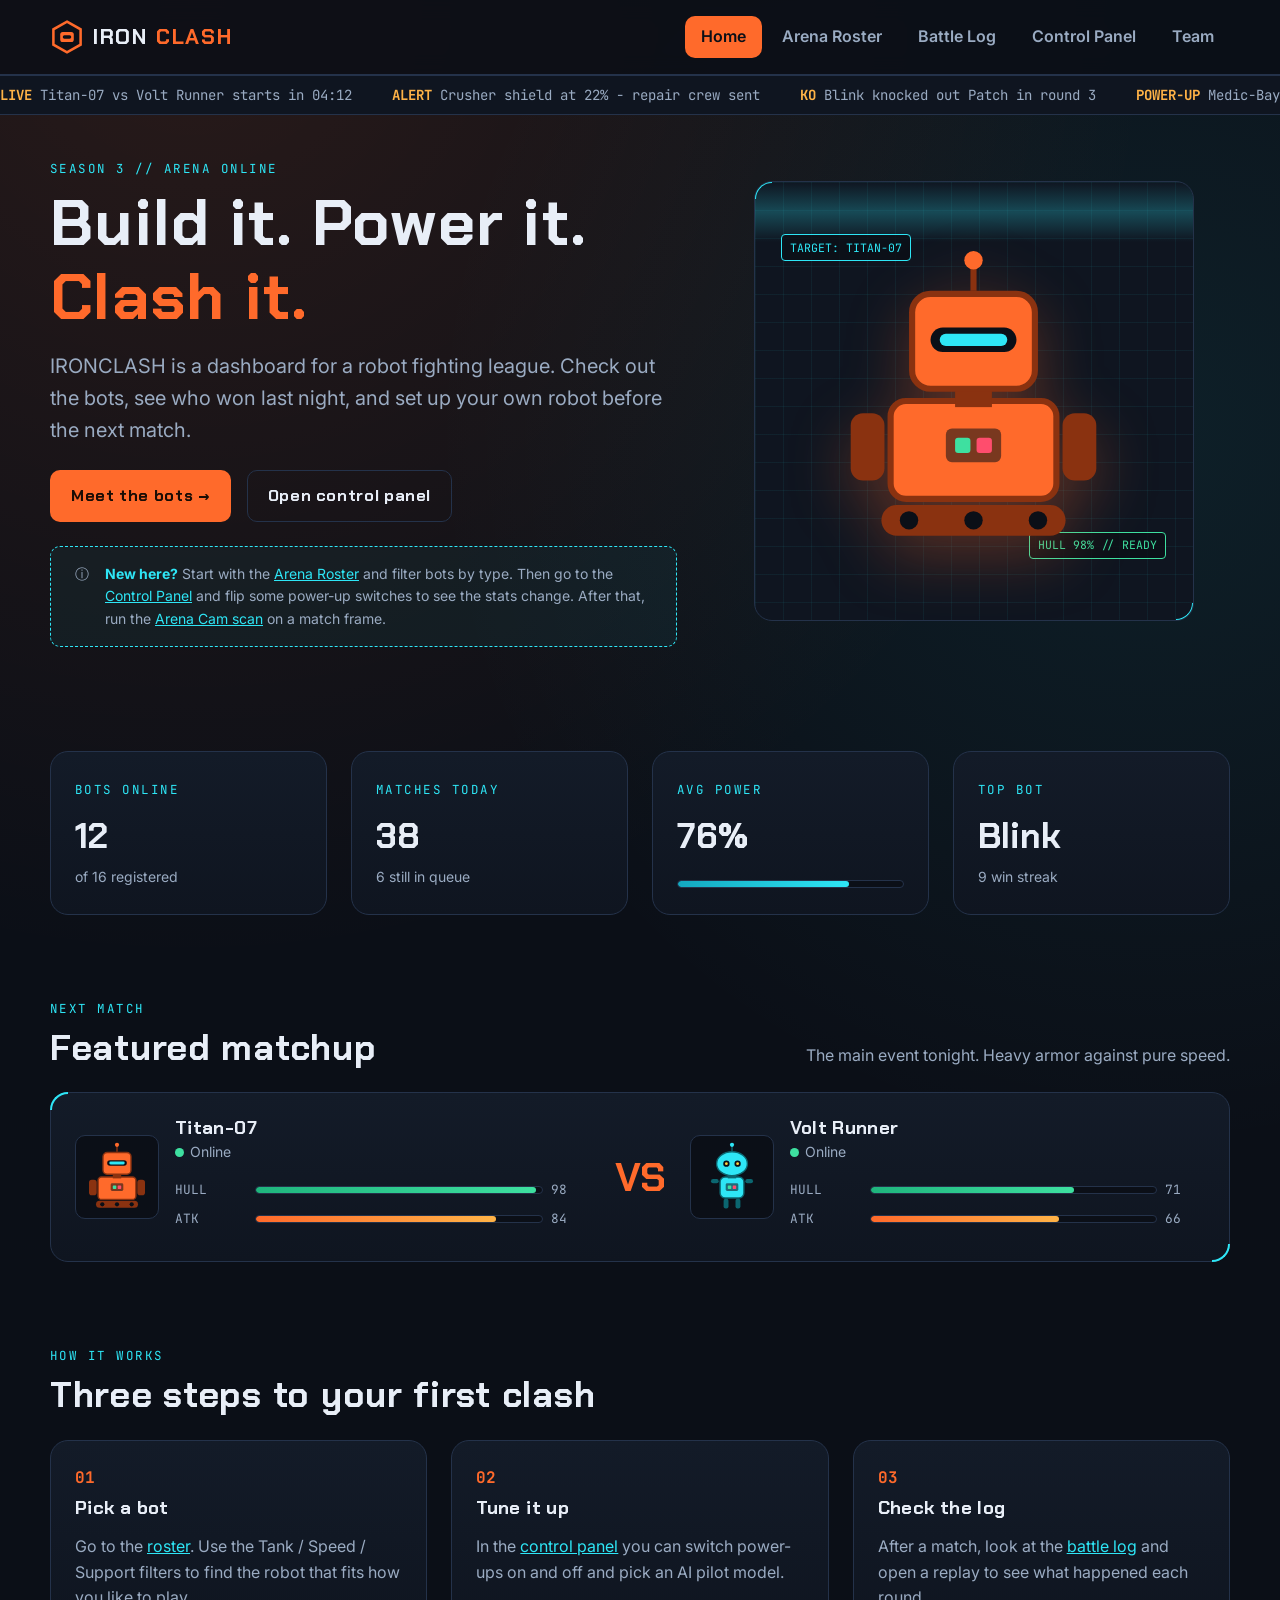
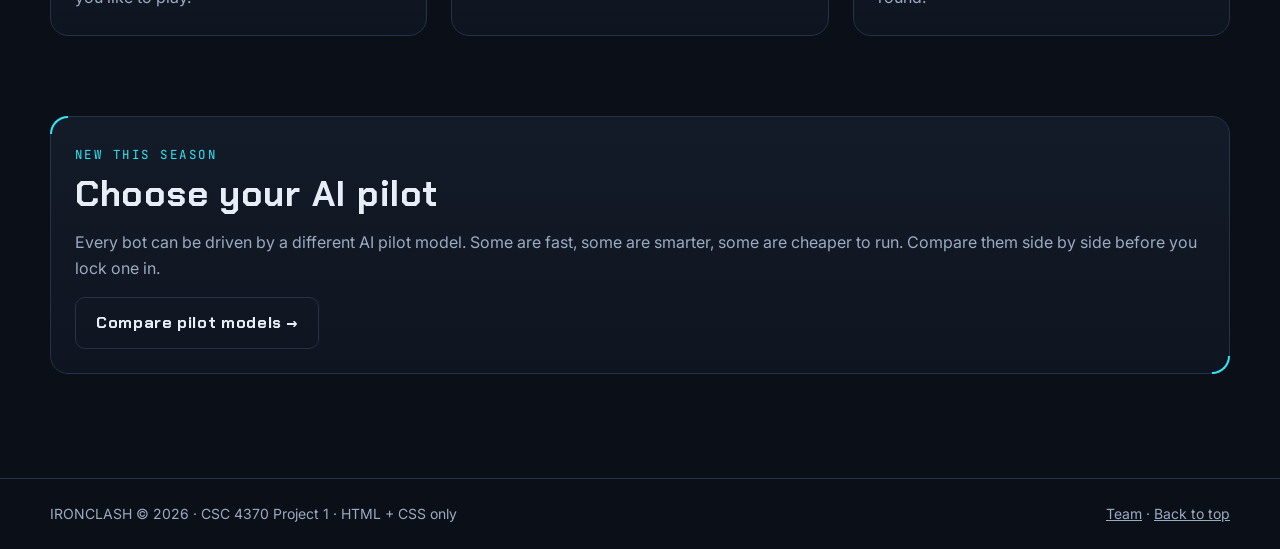
<file: index.html>
<!DOCTYPE html>
<html lang="en">
<head>
  <meta charset="UTF-8">
  <meta name="viewport" content="width=device-width, initial-scale=1.0">
  <meta name="description" content="IRONCLASH - a robot arena dashboard. See the bots, check the battle log and tune your robot in the control panel.">
  <title>IRONCLASH | Robot Arena Dashboard</title>
  <link rel="icon" href="images/logo.svg" type="image/svg+xml">
  <link rel="preconnect" href="https://fonts.googleapis.com">
  <link rel="preconnect" href="https://fonts.gstatic.com" crossorigin>
  <link href="https://fonts.googleapis.com/css2?family=Chakra+Petch:wght@500;700&family=Inter:wght@400;600&family=JetBrains+Mono:wght@400;700&display=swap" rel="stylesheet">
  <link rel="stylesheet" href="css/style.css">
  <link rel="stylesheet" href="css/animations.css">
</head>
<body>
  <a class="skip-link" href="#main">Skip to content</a>

  <header class="site-header">
    <div class="container header-inner">
      <a class="brand" href="index.html" aria-label="IRONCLASH home">
        <img class="brand-mark" src="images/logo.svg" alt="">
        IRON<span>CLASH</span>
      </a>
      <input type="checkbox" id="nav-toggle" class="nav-toggle">
      <label for="nav-toggle" class="nav-toggle-label"><span class="burger"></span> Menu</label>
      <nav class="main-nav" aria-label="Main">
        <ul>
          <li><a href="index.html" aria-current="page">Home</a></li>
          <li><a href="roster.html">Arena Roster</a></li>
          <li><a href="battle-log.html">Battle Log</a></li>
          <li><a href="control-panel.html">Control Panel</a></li>
          <li><a href="team.html">Team</a></li>
        </ul>
      </nav>
    </div>
  </header>

  <!-- live alerts ticker (content is doubled so the loop has no gap) -->
  <div class="ticker" aria-label="Live arena alerts">
    <div class="ticker-track">
      <span><strong>LIVE</strong> Titan-07 vs Volt Runner starts in 04:12</span>
      <span><strong>ALERT</strong> Crusher shield at 22% - repair crew sent</span>
      <span><strong>KO</strong> Blink knocked out Patch in round 3</span>
      <span><strong>POWER-UP</strong> Medic-Bay picked up a repair drone</span>
      <span><strong>ARENA</strong> Floor temp 41&deg;C - lava vents active</span>
      <span aria-hidden="true"><strong>LIVE</strong> Titan-07 vs Volt Runner starts in 04:12</span>
      <span aria-hidden="true"><strong>ALERT</strong> Crusher shield at 22% - repair crew sent</span>
      <span aria-hidden="true"><strong>KO</strong> Blink knocked out Patch in round 3</span>
      <span aria-hidden="true"><strong>POWER-UP</strong> Medic-Bay picked up a repair drone</span>
      <span aria-hidden="true"><strong>ARENA</strong> Floor temp 41&deg;C - lava vents active</span>
    </div>
  </div>

  <main id="main">
    <section class="container hero" aria-labelledby="hero-title">
      <div>
        <span class="eyebrow">Season 3 // Arena Online</span>
        <h1 id="hero-title">Build it. Power it. <span class="glitch">Clash it.</span></h1>
        <p class="hero-lead">IRONCLASH is a dashboard for a robot fighting league. Check out the bots, see who won last night, and set up your own robot before the next match.</p>
        <div class="hero-actions">
          <a class="btn btn-primary" href="roster.html">Meet the bots &rarr;</a>
          <a class="btn btn-ghost" href="control-panel.html">Open control panel</a>
        </div>
        <div class="hint">
          <span aria-hidden="true">&#9432;</span>
          <p><strong>New here?</strong> Start with the <a href="roster.html">Arena Roster</a> and filter bots by type. Then go to the <a href="control-panel.html">Control Panel</a> and flip some power-up switches to see the stats change. After that, run the <a href="battle-log.html#arena-cam">Arena Cam scan</a> on a match frame.</p>
        </div>
      </div>

      <div class="hero-visual hud-corners" aria-hidden="true">
        <span class="scanline"></span>
        <span class="hud-tag t1">TARGET: TITAN-07</span>
        <span class="hud-tag t2">HULL 98% // READY</span>
        <img src="images/titan.svg" alt="">
      </div>
    </section>

    <section class="container section" aria-labelledby="stats-title">
      <h2 id="stats-title" class="sr-only">Arena stats today</h2>
      <div class="grid grid-4">
        <article class="card stat-card">
          <span class="eyebrow">Bots online</span>
          <span class="big">12</span>
          <span class="label">of 16 registered</span>
        </article>
        <article class="card stat-card">
          <span class="eyebrow">Matches today</span>
          <span class="big">38</span>
          <span class="label">6 still in queue</span>
        </article>
        <article class="card stat-card">
          <span class="eyebrow">Avg power</span>
          <span class="big">76%</span>
          <div class="bar mt-3"><span class="fill fill-cyan" style="--val:76%"></span></div>
        </article>
        <article class="card stat-card">
          <span class="eyebrow">Top bot</span>
          <span class="big">Blink</span>
          <span class="label">9 win streak</span>
        </article>
      </div>
    </section>

    <section class="container section" aria-labelledby="match-title">
      <div class="section-head">
        <div>
          <span class="eyebrow">Next match</span>
          <h2 id="match-title" class="mb-0">Featured matchup</h2>
        </div>
        <p>The main event tonight. Heavy armor against pure speed.</p>
      </div>

      <div class="panel hud-corners matchup">
        <div class="fighter">
          <img src="images/titan.svg" alt="Titan-07, an orange tank robot">
          <div class="fighter-info">
            <h3 class="mb-0">Titan-07</h3>
            <span class="status status-online">Online</span>
            <div class="stat mt-3"><span>HULL</span><span class="bar"><span class="fill fill-green" style="--val:98%"></span></span><span>98</span></div>
            <div class="stat"><span>ATK</span><span class="bar"><span class="fill" style="--val:84%"></span></span><span>84</span></div>
          </div>
        </div>

        <span class="versus" aria-hidden="true">VS</span>

        <div class="fighter">
          <img src="images/volt.svg" alt="Volt Runner, a cyan speed robot">
          <div class="fighter-info">
            <h3 class="mb-0">Volt Runner</h3>
            <span class="status status-online">Online</span>
            <div class="stat mt-3"><span>HULL</span><span class="bar"><span class="fill fill-green" style="--val:71%"></span></span><span>71</span></div>
            <div class="stat"><span>ATK</span><span class="bar"><span class="fill" style="--val:66%"></span></span><span>66</span></div>
          </div>
        </div>
      </div>
    </section>

    <section class="container section" aria-labelledby="how-title">
      <div class="section-head">
        <div>
          <span class="eyebrow">How it works</span>
          <h2 id="how-title" class="mb-0">Three steps to your first clash</h2>
        </div>
      </div>
      <ol class="steps grid grid-3">
        <li class="card">
          <h3>Pick a bot</h3>
          <p>Go to the <a href="roster.html">roster</a>. Use the Tank / Speed / Support filters to find the robot that fits how you like to play.</p>
        </li>
        <li class="card">
          <h3>Tune it up</h3>
          <p>In the <a href="control-panel.html">control panel</a> you can switch power-ups on and off and pick an AI pilot model.</p>
        </li>
        <li class="card">
          <h3>Check the log</h3>
          <p>After a match, look at the <a href="battle-log.html">battle log</a> and open a replay to see what happened each round.</p>
        </li>
      </ol>
    </section>

    <section class="container section" aria-labelledby="ai-title">
      <div class="panel hud-corners">
        <span class="eyebrow">New this season</span>
        <h2 id="ai-title">Choose your AI pilot</h2>
        <p class="text-muted">Every bot can be driven by a different AI pilot model. Some are fast, some are smarter, some are cheaper to run. Compare them side by side before you lock one in.</p>
        <a class="btn btn-ghost" href="control-panel.html#ai-pilot">Compare pilot models &rarr;</a>
      </div>
    </section>
  </main>

  <footer class="site-footer">
    <div class="container footer-inner">
      <p class="mb-0">IRONCLASH &copy; 2026 &middot; CSC 4370 Project 1 &middot; HTML + CSS only</p>
      <p class="mb-0"><a href="team.html">Team</a> &middot; <a href="#main">Back to top</a></p>
    </div>
  </footer>
</body>
</html>
</file>
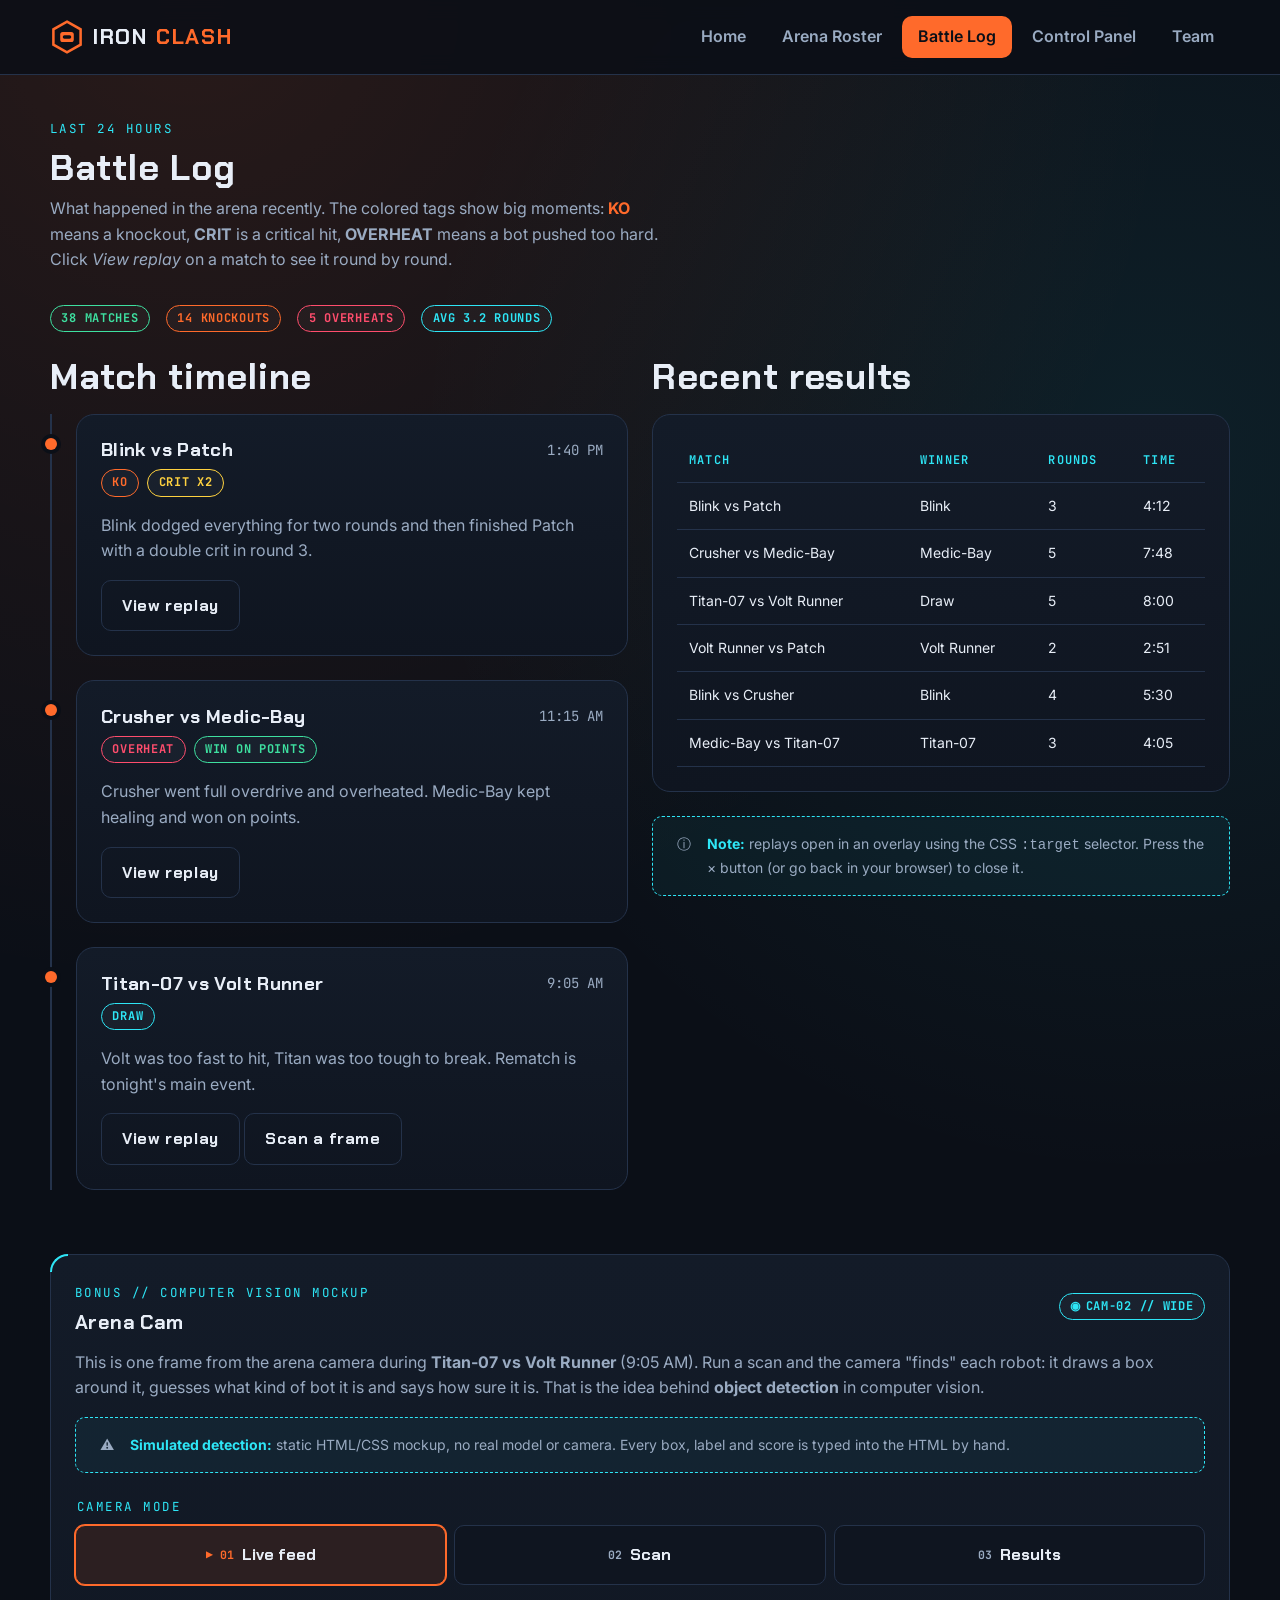
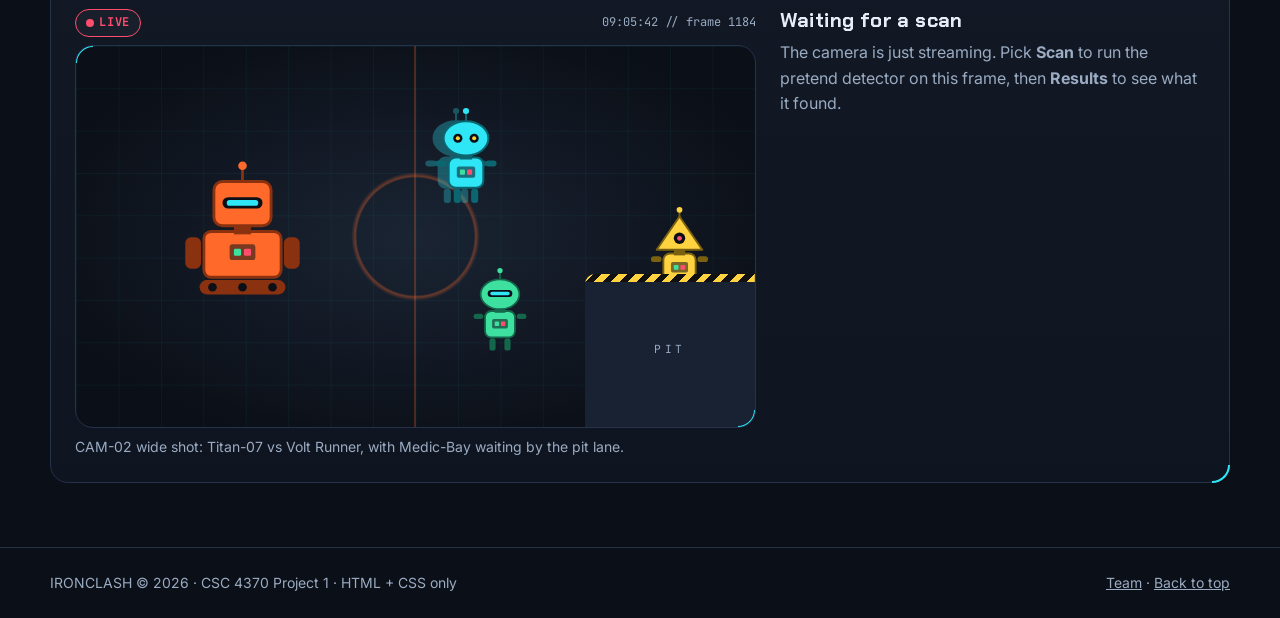
<file: battle-log.html>
<!DOCTYPE html>
<html lang="en">
<head>
  <meta charset="UTF-8">
  <meta name="viewport" content="width=device-width, initial-scale=1.0">
  <meta name="description" content="IRONCLASH battle log - recent matches, alerts and round by round replays.">
  <title>Battle Log | IRONCLASH</title>
  <link rel="icon" href="images/logo.svg" type="image/svg+xml">
  <link rel="preconnect" href="https://fonts.googleapis.com">
  <link rel="preconnect" href="https://fonts.gstatic.com" crossorigin>
  <link href="https://fonts.googleapis.com/css2?family=Chakra+Petch:wght@500;700&family=Inter:wght@400;600&family=JetBrains+Mono:wght@400;700&display=swap" rel="stylesheet">
  <link rel="stylesheet" href="css/style.css">
  <link rel="stylesheet" href="css/arena-cam.css">
  <link rel="stylesheet" href="css/animations.css">
</head>
<body>
  <a class="skip-link" href="#main">Skip to content</a>

  <header class="site-header">
    <div class="container header-inner">
      <a class="brand" href="index.html" aria-label="IRONCLASH home">
        <img class="brand-mark" src="images/logo.svg" alt="">
        IRON<span>CLASH</span>
      </a>
      <input type="checkbox" id="nav-toggle" class="nav-toggle">
      <label for="nav-toggle" class="nav-toggle-label"><span class="burger"></span> Menu</label>
      <nav class="main-nav" aria-label="Main">
        <ul>
          <li><a href="index.html">Home</a></li>
          <li><a href="roster.html">Arena Roster</a></li>
          <li><a href="battle-log.html" aria-current="page">Battle Log</a></li>
          <li><a href="control-panel.html">Control Panel</a></li>
          <li><a href="team.html">Team</a></li>
        </ul>
      </nav>
    </div>
  </header>

  <main id="main" class="container">
    <section class="page-head">
      <span class="eyebrow">Last 24 hours</span>
      <h1>Battle Log</h1>
      <p>What happened in the arena recently. The colored tags show big moments: <strong class="text-accent">KO</strong> means a knockout, <strong>CRIT</strong> is a critical hit, <strong>OVERHEAT</strong> means a bot pushed too hard. Click <em>View replay</em> on a match to see it round by round.</p>
    </section>

    <div class="summary" aria-label="Season summary">
      <span class="chip chip-green">38 matches</span>
      <span class="chip chip-orange">14 knockouts</span>
      <span class="chip chip-red">5 overheats</span>
      <span class="chip chip-cyan">avg 3.2 rounds</span>
    </div>

    <div class="grid grid-2">
      <section aria-labelledby="timeline-title">
        <h2 id="timeline-title">Match timeline</h2>
        <ol class="timeline">
          <li>
            <article class="card log-entry">
              <header>
                <h3 class="mb-0">Blink vs Patch</h3>
                <time datetime="2026-10-18T13:40">1:40 PM</time>
              </header>
              <div class="chips">
                <span class="chip chip-orange">KO</span>
                <span class="chip chip-yellow">CRIT x2</span>
              </div>
              <p class="text-muted">Blink dodged everything for two rounds and then finished Patch with a double crit in round 3.</p>
              <a class="btn btn-ghost" href="#replay-1">View replay</a>
            </article>
          </li>
          <li>
            <article class="card log-entry">
              <header>
                <h3 class="mb-0">Crusher vs Medic-Bay</h3>
                <time datetime="2026-10-18T11:15">11:15 AM</time>
              </header>
              <div class="chips">
                <span class="chip chip-red">OVERHEAT</span>
                <span class="chip chip-green">WIN ON POINTS</span>
              </div>
              <p class="text-muted">Crusher went full overdrive and overheated. Medic-Bay kept healing and won on points.</p>
              <a class="btn btn-ghost" href="#replay-2">View replay</a>
            </article>
          </li>
          <li>
            <article class="card log-entry">
              <header>
                <h3 class="mb-0">Titan-07 vs Volt Runner</h3>
                <time datetime="2026-10-18T09:05">9:05 AM</time>
              </header>
              <div class="chips">
                <span class="chip chip-cyan">DRAW</span>
              </div>
              <p class="text-muted">Volt was too fast to hit, Titan was too tough to break. Rematch is tonight's main event.</p>
              <a class="btn btn-ghost" href="#replay-3">View replay</a>
              <a class="btn btn-ghost" href="#arena-cam">Scan a frame</a>
            </article>
          </li>
        </ol>
      </section>

      <section aria-labelledby="results-title">
        <h2 id="results-title">Recent results</h2>
        <div class="panel table-wrap">
          <table class="results-table">
            <caption class="sr-only">Last six match results</caption>
            <thead>
              <tr>
                <th scope="col">Match</th>
                <th scope="col">Winner</th>
                <th scope="col">Rounds</th>
                <th scope="col">Time</th>
              </tr>
            </thead>
            <tbody>
              <tr><td>Blink vs Patch</td><td>Blink</td><td>3</td><td>4:12</td></tr>
              <tr><td>Crusher vs Medic-Bay</td><td>Medic-Bay</td><td>5</td><td>7:48</td></tr>
              <tr><td>Titan-07 vs Volt Runner</td><td>Draw</td><td>5</td><td>8:00</td></tr>
              <tr><td>Volt Runner vs Patch</td><td>Volt Runner</td><td>2</td><td>2:51</td></tr>
              <tr><td>Blink vs Crusher</td><td>Blink</td><td>4</td><td>5:30</td></tr>
              <tr><td>Medic-Bay vs Titan-07</td><td>Titan-07</td><td>3</td><td>4:05</td></tr>
            </tbody>
          </table>
        </div>

        <div class="hint mt-4">
          <span aria-hidden="true">&#9432;</span>
          <p><strong>Note:</strong> replays open in an overlay using the CSS <code>:target</code> selector. Press the &times; button (or go back in your browser) to close it.</p>
        </div>
      </section>
    </div>

    <!-- bonus: arena cam - a pretend computer vision scan of one match frame -->
    <!-- the radios are inside .cam, so .cam:has(...) can switch every part of it -->
    <section id="arena-cam" class="cam panel hud-corners" aria-labelledby="cam-title">
      <div class="hud-title">
        <div>
          <span class="eyebrow">Bonus // computer vision mockup</span>
          <h2 id="cam-title">Arena Cam</h2>
        </div>
        <span class="chip chip-cyan"><span aria-hidden="true">&#9673;</span> CAM-02 // wide</span>
      </div>

      <p class="text-muted">This is one frame from the arena camera during <strong>Titan-07 vs Volt Runner</strong> (9:05 AM). Run a scan and the camera "finds" each robot: it draws a box around it, guesses what kind of bot it is and says how sure it is. That is the idea behind <strong>object detection</strong> in computer vision.</p>

      <div class="hint">
        <span aria-hidden="true">&#9888;</span>
        <p><strong>Simulated detection:</strong> static HTML/CSS mockup, no real model or camera. Every box, label and score is typed into the HTML by hand.</p>
      </div>

      <!-- step buttons: real radios (hidden with .sr-only so they can still be tabbed to) -->
      <fieldset class="cp-fieldset cam-modes">
        <legend class="eyebrow">Camera mode</legend>
        <div class="cam-mode-row">
          <label class="cam-mode" for="cam-live">
            <input class="sr-only" type="radio" name="cam-mode" id="cam-live" checked>
            <span class="cam-step" aria-hidden="true">01</span> Live feed
          </label>
          <label class="cam-mode" for="cam-scan">
            <input class="sr-only" type="radio" name="cam-mode" id="cam-scan">
            <span class="cam-step" aria-hidden="true">02</span> Scan
          </label>
          <label class="cam-mode" for="cam-results">
            <input class="sr-only" type="radio" name="cam-mode" id="cam-results">
            <span class="cam-step" aria-hidden="true">03</span> Results
          </label>
        </div>
      </fieldset>

      <div class="cam-body">
        <figure class="cam-view">
          <div class="cam-bar">
            <!-- only the chip for the current mode is shown -->
            <p class="cam-status mb-0">
              <span class="chip chip-red st-idle"><span class="rec-dot" aria-hidden="true"></span> Live</span>
              <span class="chip chip-cyan st-scan">Analyzing...<span class="cursor" aria-hidden="true">_</span></span>
              <span class="chip chip-green st-result"><span aria-hidden="true">&#10003;</span> 3 found, 1 unsure</span>
            </p>
            <span class="cam-time">09:05:42 // frame 1184</span>
          </div>

          <!-- bots and boxes use % positions, so the boxes stay on the bots at any width -->
          <div class="cam-frame hud-corners">
            <span class="cam-grid" aria-hidden="true"></span>

            <div class="cam-obj det-tank" style="--x:14%; --y:30%; --w:21%; --bx:6%;">
              <img src="images/titan.svg" alt="Titan-07 on the left side of the arena">
              <span class="det" style="--d:0s;" aria-hidden="true">
                <span class="det-tag">TITAN-07 <span class="tag-more">&middot; tank</span> <b>0.97</b> <span class="chip chip-red tag-more">&#9650; high</span></span>
              </span>
            </div>

            <div class="cam-obj det-speed obj-blur" style="--x:50%; --y:16%; --w:15%;">
              <img src="images/volt.svg" alt="Volt Runner moving fast across the top of the arena">
              <span class="det" style="--d:0.25s;" aria-hidden="true">
                <span class="det-tag">VOLT <span class="tag-more">&middot; speed</span> <b>0.88</b> <span class="chip chip-yellow tag-more">&#9670; med</span></span>
              </span>
            </div>

            <div class="cam-obj det-support" style="--x:56%; --y:58%; --w:13%;">
              <img src="images/medic.svg" alt="Medic-Bay parked near the pit lane">
              <span class="det" style="--d:0.5s;" aria-hidden="true">
                <span class="det-tag">MEDIC <span class="tag-more">&middot; support</span> <b>0.93</b> <span class="chip chip-green tag-more">&#9660; low</span></span>
              </span>
            </div>

            <!-- this one is half behind the pit wall, so its box is dashed and only covers what the camera can see -->
            <div class="cam-obj det-unsure" style="--x:82%; --y:42%; --w:14%; --bb:42%;">
              <img src="images/blink.svg" alt="A yellow robot partly hidden behind the pit wall">
              <span class="det" style="--d:0.75s;" aria-hidden="true">
                <span class="det-tag tag-end">??? <b>0.41</b> <span class="tag-more">uncertain</span></span>
              </span>
            </div>

            <span class="pit-wall" aria-hidden="true">PIT</span>
            <span class="cam-beam" aria-hidden="true"></span>
          </div>
          <figcaption>CAM-02 wide shot: Titan-07 vs Volt Runner, with Medic-Bay waiting by the pit lane.</figcaption>
        </figure>

        <!-- side panel: one block per mode, the detections list is the text version of the boxes -->
        <div class="cam-out">
          <div class="out-idle">
            <h3>Waiting for a scan</h3>
            <p class="text-muted mb-0">The camera is just streaming. Pick <strong>Scan</strong> to run the pretend detector on this frame, then <strong>Results</strong> to see what it found.</p>
          </div>

          <div class="out-scan">
            <h3>Scanning frame...</h3>
            <div class="stat cam-progress"><span>FRAME</span><span class="bar"><span class="fill fill-cyan" style="--val:100%"></span></span><span>2.4s</span></div>
            <ol class="cam-steps">
              <li>Look for anything shaped like a robot</li>
              <li>Draw a box around each one</li>
              <li>Guess the class: tank, speed or support</li>
              <li>Score how sure it is, from 0 to 1</li>
            </ol>
            <p class="text-muted mb-0">When the bar is full, pick <strong>Results</strong>.</p>
          </div>

          <div class="out-result">
            <h3 id="det-title">Detections</h3>

            <fieldset class="cp-fieldset cam-filter">
              <legend class="sr-only">Highlight one class</legend>
              <label class="cf" for="cf-all"><input class="sr-only" type="radio" name="cam-filter" id="cf-all" checked>All</label>
              <label class="cf" for="cf-tank"><input class="sr-only" type="radio" name="cam-filter" id="cf-tank">Tank</label>
              <label class="cf" for="cf-speed"><input class="sr-only" type="radio" name="cam-filter" id="cf-speed">Speed</label>
              <label class="cf" for="cf-support"><input class="sr-only" type="radio" name="cam-filter" id="cf-support">Support</label>
            </fieldset>

            <ol class="det-list" aria-labelledby="det-title">
              <li class="det-row det-tank">
                <div class="det-head"><strong>Titan-07</strong> <span class="chip chip-orange">Tank</span></div>
                <div class="stat"><span>CONF</span><span class="bar conf"><span class="fill fill-green" style="--val:97%"></span></span><span>0.97</span></div>
                <span class="chip chip-red"><span aria-hidden="true">&#9650;</span> High threat</span>
              </li>
              <li class="det-row det-speed">
                <div class="det-head"><strong>Volt Runner</strong> <span class="chip chip-cyan">Speed</span></div>
                <div class="stat"><span>CONF</span><span class="bar conf"><span class="fill fill-green" style="--val:88%"></span></span><span>0.88</span></div>
                <span class="chip chip-yellow"><span aria-hidden="true">&#9670;</span> Medium threat</span>
                <p class="text-muted mb-0">A bit lower because it is blurry from moving so fast.</p>
              </li>
              <li class="det-row det-support">
                <div class="det-head"><strong>Medic-Bay</strong> <span class="chip chip-green">Support</span></div>
                <div class="stat"><span>CONF</span><span class="bar conf"><span class="fill fill-green" style="--val:93%"></span></span><span>0.93</span></div>
                <span class="chip chip-green"><span aria-hidden="true">&#9660;</span> Low threat</span>
              </li>
              <li class="det-row det-unsure">
                <div class="det-head"><strong>Unknown bot</strong> <span class="chip chip-yellow"><span aria-hidden="true">?</span> Uncertain</span></div>
                <div class="stat"><span>CONF</span><span class="bar conf"><span class="fill fill-red" style="--val:41%"></span></span><span>0.41</span></div>
                <p class="text-muted mb-0">Half hidden behind the pit wall, maybe Blink. It is under the 0.50 cut-off, so it is <strong>not counted</strong>, but it stays on screen for a person to check.</p>
              </li>
            </ol>

            <p class="cam-cutoff mb-0"><span aria-hidden="true">&#9474;</span> line on each bar = 0.50 cut-off &middot; 3 counted &middot; 1 flagged</p>
          </div>
        </div>
      </div>
    </section>
  </main>

  <!-- replay overlays: they show when the url ends in #replay-1, #replay-2 etc -->
  <div class="overlay" id="replay-1" role="dialog" aria-labelledby="r1-title">
    <div class="overlay-box panel hud-corners">
      <a class="overlay-close" href="#timeline-title" aria-label="Close replay">&times; close</a>
      <span class="eyebrow">Replay // 1:40 PM</span>
      <h2 id="r1-title">Blink vs Patch</h2>
      <div class="round">
        <h4>Round 1</h4>
        <div class="stat"><span>BLINK</span><span class="bar"><span class="fill fill-green" style="--val:100%"></span></span><span>100</span></div>
        <div class="stat"><span>PATCH</span><span class="bar"><span class="fill fill-green" style="--val:86%"></span></span><span>86</span></div>
      </div>
      <div class="round">
        <h4>Round 2</h4>
        <div class="stat"><span>BLINK</span><span class="bar"><span class="fill fill-green" style="--val:91%"></span></span><span>91</span></div>
        <div class="stat"><span>PATCH</span><span class="bar"><span class="fill" style="--val:54%"></span></span><span>54</span></div>
      </div>
      <div class="round">
        <h4>Round 3 <span class="chip chip-orange">KO</span></h4>
        <div class="stat"><span>BLINK</span><span class="bar"><span class="fill fill-green" style="--val:64%"></span></span><span>64</span></div>
        <div class="stat"><span>PATCH</span><span class="bar"><span class="fill fill-red" style="--val:0%"></span></span><span>0</span></div>
      </div>
    </div>
  </div>

  <div class="overlay" id="replay-2" role="dialog" aria-labelledby="r2-title">
    <div class="overlay-box panel hud-corners">
      <a class="overlay-close" href="#timeline-title" aria-label="Close replay">&times; close</a>
      <span class="eyebrow">Replay // 11:15 AM</span>
      <h2 id="r2-title">Crusher vs Medic-Bay</h2>
      <div class="round">
        <h4>Round 1</h4>
        <div class="stat"><span>CRUSHER</span><span class="bar"><span class="fill fill-green" style="--val:95%"></span></span><span>95</span></div>
        <div class="stat"><span>MEDIC</span><span class="bar"><span class="fill" style="--val:62%"></span></span><span>62</span></div>
      </div>
      <div class="round">
        <h4>Round 3 <span class="chip chip-red">OVERHEAT</span></h4>
        <div class="stat"><span>CRUSHER</span><span class="bar"><span class="fill" style="--val:48%"></span></span><span>48</span></div>
        <div class="stat"><span>MEDIC</span><span class="bar"><span class="fill fill-green" style="--val:70%"></span></span><span>70</span></div>
      </div>
      <div class="round">
        <h4>Round 5 <span class="chip chip-green">Points</span></h4>
        <div class="stat"><span>CRUSHER</span><span class="bar"><span class="fill fill-red" style="--val:22%"></span></span><span>22</span></div>
        <div class="stat"><span>MEDIC</span><span class="bar"><span class="fill fill-green" style="--val:58%"></span></span><span>58</span></div>
      </div>
    </div>
  </div>

  <div class="overlay" id="replay-3" role="dialog" aria-labelledby="r3-title">
    <div class="overlay-box panel hud-corners">
      <a class="overlay-close" href="#timeline-title" aria-label="Close replay">&times; close</a>
      <span class="eyebrow">Replay // 9:05 AM</span>
      <h2 id="r3-title">Titan-07 vs Volt Runner</h2>
      <div class="round">
        <h4>Round 1</h4>
        <div class="stat"><span>TITAN</span><span class="bar"><span class="fill fill-green" style="--val:99%"></span></span><span>99</span></div>
        <div class="stat"><span>VOLT</span><span class="bar"><span class="fill fill-green" style="--val:90%"></span></span><span>90</span></div>
      </div>
      <div class="round">
        <h4>Round 5 <span class="chip chip-cyan">Draw</span></h4>
        <div class="stat"><span>TITAN</span><span class="bar"><span class="fill fill-green" style="--val:71%"></span></span><span>71</span></div>
        <div class="stat"><span>VOLT</span><span class="bar"><span class="fill fill-green" style="--val:71%"></span></span><span>71</span></div>
      </div>
      <p class="text-muted mt-3 mb-0">Judges couldn't split them. Rematch is the featured match on the <a href="index.html">home page</a>.</p>
    </div>
  </div>

  <footer class="site-footer">
    <div class="container footer-inner">
      <p class="mb-0">IRONCLASH &copy; 2026 &middot; CSC 4370 Project 1 &middot; HTML + CSS only</p>
      <p class="mb-0"><a href="team.html">Team</a> &middot; <a href="#main">Back to top</a></p>
    </div>
  </footer>
</body>
</html>
</file>
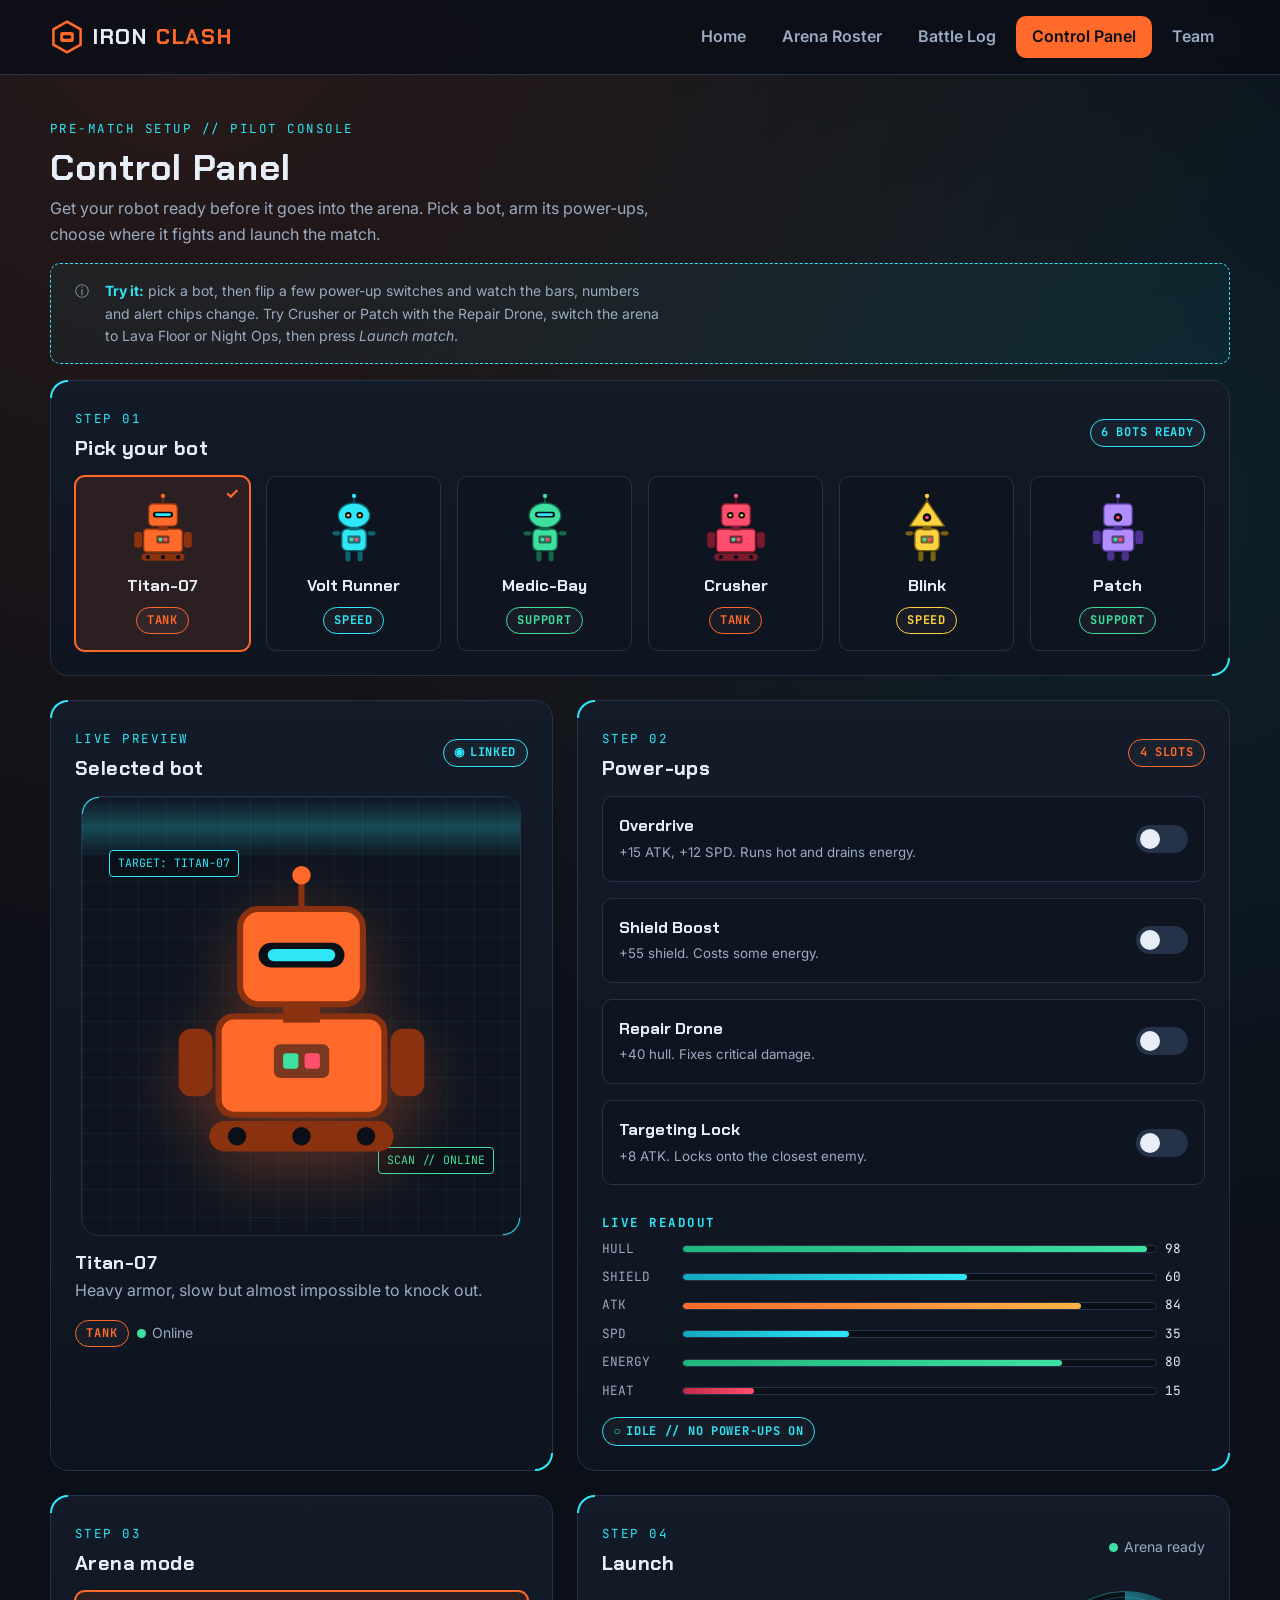
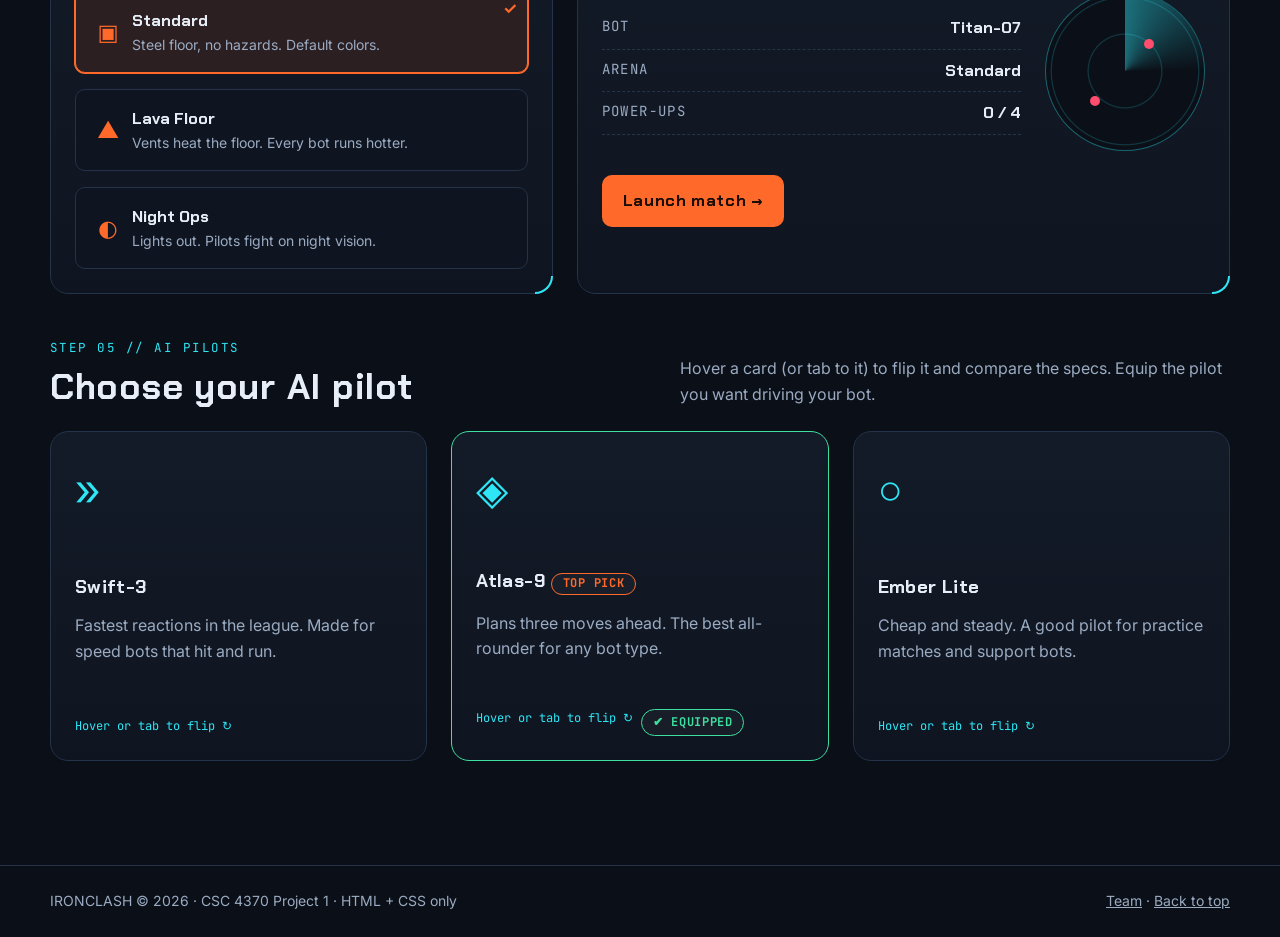
<file: control-panel.html>
<!DOCTYPE html>
<html lang="en">
<head>
  <meta charset="UTF-8">
  <meta name="viewport" content="width=device-width, initial-scale=1.0">
  <meta name="description" content="IRONCLASH control panel - pick a robot, switch power-ups on and off, choose an arena mode and launch a match.">
  <title>Control Panel | IRONCLASH</title>
  <link rel="icon" href="images/logo.svg" type="image/svg+xml">
  <link rel="preconnect" href="https://fonts.googleapis.com">
  <link rel="preconnect" href="https://fonts.gstatic.com" crossorigin>
  <link href="https://fonts.googleapis.com/css2?family=Chakra+Petch:wght@500;700&family=Inter:wght@400;600&family=JetBrains+Mono:wght@400;700&display=swap" rel="stylesheet">
  <link rel="stylesheet" href="css/style.css">
  <link rel="stylesheet" href="css/animations.css">
</head>
<body>
  <a class="skip-link" href="#main">Skip to content</a>

  <header class="site-header">
    <div class="container header-inner">
      <a class="brand" href="index.html" aria-label="IRONCLASH home">
        <img class="brand-mark" src="images/logo.svg" alt="">
        IRON<span>CLASH</span>
      </a>
      <input type="checkbox" id="nav-toggle" class="nav-toggle">
      <label for="nav-toggle" class="nav-toggle-label"><span class="burger"></span> Menu</label>
      <nav class="main-nav" aria-label="Main">
        <ul>
          <li><a href="index.html">Home</a></li>
          <li><a href="roster.html">Arena Roster</a></li>
          <li><a href="battle-log.html">Battle Log</a></li>
          <li><a href="control-panel.html" aria-current="page">Control Panel</a></li>
          <li><a href="team.html">Team</a></li>
        </ul>
      </nav>
    </div>
  </header>

  <main id="main" class="container">
    <section class="page-head">
      <span class="eyebrow">Pre-match setup // pilot console</span>
      <h1>Control Panel</h1>
      <p>Get your robot ready before it goes into the arena. Pick a bot, arm its power-ups, choose where it fights and launch the match.</p>
      <div class="hint">
        <span aria-hidden="true">&#9432;</span>
        <p><strong>Try it:</strong> pick a bot, then flip a few power-up switches and watch the bars, numbers and alert chips change. Try Crusher or Patch with the Repair Drone, switch the arena to Lava Floor or Night Ops, then press <em>Launch match</em>.</p>
      </div>
    </section>

    <!-- everything inside .hud shares the same variables, so one control can change any panel -->
    <div class="hud">

      <!-- step 01: bot picker -->
      <section class="panel hud-corners span-2" aria-labelledby="pick-title">
        <div class="hud-title">
          <div>
            <span class="eyebrow">Step 01</span>
            <h2 id="pick-title">Pick your bot</h2>
          </div>
          <span class="chip chip-cyan">6 bots ready</span>
        </div>

        <fieldset class="cp-fieldset">
          <legend class="sr-only">Choose a robot</legend>
          <div class="bot-picker">
            <label class="pick" for="bot-titan">
              <input class="sr-only" type="radio" name="bot" id="bot-titan" checked>
              <img src="images/titan.svg" alt="">
              <strong>Titan-07</strong>
              <span class="chip chip-orange">Tank</span>
            </label>
            <label class="pick" for="bot-volt">
              <input class="sr-only" type="radio" name="bot" id="bot-volt">
              <img src="images/volt.svg" alt="">
              <strong>Volt Runner</strong>
              <span class="chip chip-cyan">Speed</span>
            </label>
            <label class="pick" for="bot-medic">
              <input class="sr-only" type="radio" name="bot" id="bot-medic">
              <img src="images/medic.svg" alt="">
              <strong>Medic-Bay</strong>
              <span class="chip chip-green">Support</span>
            </label>
            <label class="pick" for="bot-crusher">
              <input class="sr-only" type="radio" name="bot" id="bot-crusher">
              <img src="images/crusher.svg" alt="">
              <strong>Crusher</strong>
              <span class="chip chip-orange">Tank</span>
            </label>
            <label class="pick" for="bot-blink">
              <input class="sr-only" type="radio" name="bot" id="bot-blink">
              <img src="images/blink.svg" alt="">
              <strong>Blink</strong>
              <span class="chip chip-yellow">Speed</span>
            </label>
            <label class="pick" for="bot-patch">
              <input class="sr-only" type="radio" name="bot" id="bot-patch">
              <img src="images/patch.svg" alt="">
              <strong>Patch</strong>
              <span class="chip chip-green">Support</span>
            </label>
          </div>
        </fieldset>
      </section>

      <!-- live preview: only the checked bot's picture and info are shown -->
      <section class="panel hud-corners" aria-labelledby="preview-title">
        <div class="hud-title">
          <div>
            <span class="eyebrow">Live preview</span>
            <h2 id="preview-title">Selected bot</h2>
          </div>
          <span class="chip chip-cyan"><span aria-hidden="true">&#9673;</span> Linked</span>
        </div>

        <div class="hero-visual hud-corners scope">
          <span class="scanline" aria-hidden="true"></span>
          <span class="hud-tag t1" aria-hidden="true">Target: </span>
          <span class="hud-tag t2" aria-hidden="true">Scan // online</span>
          <span class="hud-tag t3" aria-hidden="true">Locked &#10003;</span>
          <img data-bot="titan" src="images/titan.svg" alt="Titan-07, orange robot with tank treads">
          <img data-bot="volt" src="images/volt.svg" alt="Volt Runner, slim cyan robot">
          <img data-bot="medic" src="images/medic.svg" alt="Medic-Bay, round green robot">
          <img data-bot="crusher" src="images/crusher.svg" alt="Crusher, red tank robot">
          <img data-bot="blink" src="images/blink.svg" alt="Blink, yellow robot with a triangle head">
          <img data-bot="patch" src="images/patch.svg" alt="Patch, purple robot">
          <span class="shield-bubble" aria-hidden="true"></span>
          <span class="reticle" aria-hidden="true"></span>
        </div>

        <div class="preview-info" data-bot="titan">
          <h3>Titan-07</h3>
          <p class="text-muted">Heavy armor, slow but almost impossible to knock out.</p>
          <div class="flex wrap gap-2"><span class="chip chip-orange">Tank</span><span class="status status-online">Online</span></div>
        </div>
        <div class="preview-info" data-bot="volt">
          <h3>Volt Runner</h3>
          <p class="text-muted">Hits and runs. Wins by dodging, not by tanking.</p>
          <div class="flex wrap gap-2"><span class="chip chip-cyan">Speed</span><span class="status status-online">Online</span></div>
        </div>
        <div class="preview-info" data-bot="medic">
          <h3>Medic-Bay</h3>
          <p class="text-muted">Drops repair drones for teammates in tag matches.</p>
          <div class="flex wrap gap-2"><span class="chip chip-green">Support</span><span class="status status-online">Online</span></div>
        </div>
        <div class="preview-info" data-bot="crusher">
          <h3>Crusher</h3>
          <p class="text-muted">Biggest hits in the league. Shield got wrecked last match.</p>
          <div class="flex wrap gap-2"><span class="chip chip-orange">Tank</span><span class="status status-repair">In repair</span></div>
        </div>
        <div class="preview-info" data-bot="blink">
          <h3>Blink</h3>
          <p class="text-muted">Current champ. 9 wins in a row this season.</p>
          <div class="flex wrap gap-2"><span class="chip chip-yellow">Speed</span><span class="status status-online">Online</span></div>
        </div>
        <div class="preview-info" data-bot="patch">
          <h3>Patch</h3>
          <p class="text-muted">Jams enemy sensors. Out after losing to Blink.</p>
          <div class="flex wrap gap-2"><span class="chip chip-green">Support</span><span class="status status-offline">Offline</span></div>
        </div>
      </section>

      <!-- step 02: power-ups + live readout -->
      <section class="panel hud-corners" aria-labelledby="pu-title">
        <div class="hud-title">
          <div>
            <span class="eyebrow">Step 02</span>
            <h2 id="pu-title">Power-ups</h2>
          </div>
          <span class="chip chip-orange">4 slots</span>
        </div>

        <!-- checkboxes come first so the ~ selector can reach .toggle-list and .readout -->
        <input class="pu-input" type="checkbox" id="pu-overdrive">
        <input class="pu-input" type="checkbox" id="pu-shield">
        <input class="pu-input" type="checkbox" id="pu-repair">
        <input class="pu-input" type="checkbox" id="pu-target">

        <div class="toggle-list">
          <label class="toggle" for="pu-overdrive">
            <span><strong>Overdrive</strong><small>+15 ATK, +12 SPD. Runs hot and drains energy.</small></span>
            <span class="switch" aria-hidden="true"></span>
          </label>
          <label class="toggle" for="pu-shield">
            <span><strong>Shield Boost</strong><small>+55 shield. Costs some energy.</small></span>
            <span class="switch" aria-hidden="true"></span>
          </label>
          <label class="toggle" for="pu-repair">
            <span><strong>Repair Drone</strong><small>+40 hull. Fixes critical damage.</small></span>
            <span class="switch" aria-hidden="true"></span>
          </label>
          <label class="toggle" for="pu-target">
            <span><strong>Targeting Lock</strong><small>+8 ATK. Locks onto the closest enemy.</small></span>
            <span class="switch" aria-hidden="true"></span>
          </label>
        </div>

        <div class="readout">
          <h3 class="eyebrow">Live readout</h3>
          <div class="stat bar-hull"><span>HULL</span><span class="bar"><span class="fill fill-green"></span></span><span class="num"></span></div>
          <div class="stat bar-shield"><span>SHIELD</span><span class="bar"><span class="fill fill-cyan"></span></span><span class="num"></span></div>
          <div class="stat bar-atk"><span>ATK</span><span class="bar"><span class="fill"></span></span><span class="num"></span></div>
          <div class="stat bar-spd"><span>SPD</span><span class="bar"><span class="fill fill-cyan"></span></span><span class="num"></span></div>
          <div class="stat bar-energy"><span>ENERGY</span><span class="bar"><span class="fill fill-green"></span></span><span class="num"></span></div>
          <div class="stat bar-heat"><span>HEAT</span><span class="bar"><span class="fill fill-red"></span></span><span class="num"></span></div>

          <!-- alert chips: icon + word so they don't rely on color alone -->
          <div class="alerts" aria-live="polite">
            <span class="chip chip-cyan idle"><span aria-hidden="true">&#9675;</span> Idle // no power-ups on</span>
            <span class="chip chip-red alert-hull"><span aria-hidden="true">&#10006;</span> Crit // hull under 25%</span>
            <span class="chip chip-yellow alert-overdrive"><span aria-hidden="true">&#9650;</span> Warn // heat rising</span>
            <span class="chip chip-yellow alert-drain"><span aria-hidden="true">&#9650;</span> Warn // energy low</span>
            <span class="chip chip-green alert-shield"><span aria-hidden="true">&#10004;</span> OK // shield maxed</span>
            <span class="chip chip-green alert-repair"><span aria-hidden="true">&#10004;</span> OK // repair drone out</span>
            <span class="chip chip-cyan alert-target"><span aria-hidden="true">&#9678;</span> Lock // target acquired</span>
            <span class="chip chip-yellow alert-lava"><span aria-hidden="true">&#9650;</span> Warn // lava floor +15 heat</span>
            <span class="chip chip-cyan alert-night"><span aria-hidden="true">&#9680;</span> Info // night vision on</span>
          </div>
        </div>
      </section>

      <!-- step 03: arena mode (changes the colors of the whole dashboard) -->
      <section class="panel hud-corners" aria-labelledby="arena-title">
        <div class="hud-title">
          <div>
            <span class="eyebrow">Step 03</span>
            <h2 id="arena-title">Arena mode</h2>
          </div>
        </div>

        <fieldset class="cp-fieldset">
          <legend class="sr-only">Choose an arena mode</legend>
          <div class="pick-list">
            <label class="pick pick-row" for="arena-std">
              <input class="sr-only" type="radio" name="arena" id="arena-std" checked>
              <span class="pick-icon" aria-hidden="true">&#9635;</span>
              <span><strong>Standard</strong><small>Steel floor, no hazards. Default colors.</small></span>
            </label>
            <label class="pick pick-row" for="arena-lava">
              <input class="sr-only" type="radio" name="arena" id="arena-lava">
              <span class="pick-icon" aria-hidden="true">&#9650;</span>
              <span><strong>Lava Floor</strong><small>Vents heat the floor. Every bot runs hotter.</small></span>
            </label>
            <label class="pick pick-row" for="arena-night">
              <input class="sr-only" type="radio" name="arena" id="arena-night">
              <span class="pick-icon" aria-hidden="true">&#9680;</span>
              <span><strong>Night Ops</strong><small>Lights out. Pilots fight on night vision.</small></span>
            </label>
          </div>
        </fieldset>
      </section>

      <!-- step 04: loadout summary + launch -->
      <section class="panel hud-corners" id="launch-panel" aria-labelledby="launch-panel-title">
        <div class="hud-title">
          <div>
            <span class="eyebrow">Step 04</span>
            <h2 id="launch-panel-title">Launch</h2>
          </div>
          <span class="status status-online">Arena ready</span>
        </div>

        <div class="launch-body">
          <!-- the dd text is written by css from the variables set above -->
          <dl class="loadout">
            <div><dt>Bot</dt><dd class="say-bot"></dd></div>
            <div><dt>Arena</dt><dd class="say-arena"></dd></div>
            <div><dt>Power-ups</dt><dd class="say-armed"></dd></div>
          </dl>
          <div class="radar" role="img" aria-label="Arena radar showing two enemy bots">
            <span class="blip b1"></span>
            <span class="blip b2"></span>
          </div>
        </div>

        <a class="btn btn-primary" href="#launch">Launch match &rarr;</a>
      </section>

      <!-- launch overlay: shows when the url ends in #launch. it sits inside .hud so it can read the same variables -->
      <div class="overlay" id="launch" role="dialog" aria-labelledby="launch-title">
        <div class="overlay-box panel hud-corners launch-box">
          <a class="overlay-close" href="#launch-panel" aria-label="Abort launch and close">&times; abort</a>
          <span class="eyebrow">Match starting</span>
          <h2 id="launch-title">Entering the arena</h2>
          <div class="countdown" aria-hidden="true">
            <span>3</span>
            <span style="--delay:1s">2</span>
            <span style="--delay:2s">1</span>
            <span class="go" style="--delay:3s">Fight!</span>
          </div>
          <div class="bar fuse"><span class="fill fill-cyan" style="--val:100%"></span></div>
          <p class="text-muted"><strong class="say-bot"></strong> is heading into <strong class="say-arena"></strong> with <strong class="say-armed"></strong> power-ups armed.</p>
          <a class="btn btn-ghost" href="#launch-panel">Back to setup</a>
        </div>
      </div>
    </div>

    <!-- ai pilot loadout (index.html links here) -->
    <section class="section" id="ai-pilot" aria-labelledby="ai-title">
      <div class="section-head">
        <div>
          <span class="eyebrow">Step 05 // AI pilots</span>
          <h2 id="ai-title" class="mb-0">Choose your AI pilot</h2>
        </div>
        <p>Hover a card (or tab to it) to flip it and compare the specs. Equip the pilot you want driving your bot.</p>
      </div>

      <fieldset class="cp-fieldset">
        <legend class="sr-only">AI pilot model</legend>
        <div class="model-grid">
          <article class="model-card">
            <div class="model-inner">
              <div class="model-face model-front">
                <span class="model-icon" aria-hidden="true">&raquo;</span>
                <div>
                  <h3>Swift-3</h3>
                  <p class="mb-0">Fastest reactions in the league. Made for speed bots that hit and run.</p>
                </div>
                <div class="flex wrap gap-2"><span class="flip-hint">Hover or tab to flip &#8635;</span><span class="chip chip-green equipped">&#10004; Equipped</span></div>
              </div>
              <div class="model-face model-back">
                <h3>Swift-3 // specs</h3>
                <div class="stat"><span>REACT</span><span class="bar"><span class="fill fill-cyan" style="--val:95%"></span></span><span>95</span></div>
                <div class="stat"><span>TACTICS</span><span class="bar"><span class="fill" style="--val:48%"></span></span><span>48</span></div>
                <div class="stat"><span>COST</span><span class="bar"><span class="fill fill-green" style="--val:30%"></span></span><span>30</span></div>
                <label class="btn btn-ghost pilot-pick" for="pilot-swift"><input class="sr-only" type="radio" name="pilot" id="pilot-swift"> Equip Swift-3</label>
                <p class="confidence mb-0">Arena win rate: <strong>54%</strong></p>
              </div>
            </div>
          </article>

          <article class="model-card recommended">
            <div class="model-inner">
              <div class="model-face model-front">
                <span class="model-icon" aria-hidden="true">&#9672;</span>
                <div>
                  <h3>Atlas-9 <span class="chip chip-orange">Top pick</span></h3>
                  <p class="mb-0">Plans three moves ahead. The best all-rounder for any bot type.</p>
                </div>
                <div class="flex wrap gap-2"><span class="flip-hint">Hover or tab to flip &#8635;</span><span class="chip chip-green equipped">&#10004; Equipped</span></div>
              </div>
              <div class="model-face model-back">
                <h3>Atlas-9 // specs</h3>
                <div class="stat"><span>REACT</span><span class="bar"><span class="fill fill-cyan" style="--val:72%"></span></span><span>72</span></div>
                <div class="stat"><span>TACTICS</span><span class="bar"><span class="fill" style="--val:94%"></span></span><span>94</span></div>
                <div class="stat"><span>COST</span><span class="bar"><span class="fill fill-green" style="--val:80%"></span></span><span>80</span></div>
                <label class="btn btn-ghost pilot-pick" for="pilot-atlas"><input class="sr-only" type="radio" name="pilot" id="pilot-atlas" checked> Equip Atlas-9</label>
                <p class="confidence mb-0">Arena win rate: <strong>67%</strong></p>
              </div>
            </div>
          </article>

          <article class="model-card">
            <div class="model-inner">
              <div class="model-face model-front">
                <span class="model-icon" aria-hidden="true">&#9675;</span>
                <div>
                  <h3>Ember Lite</h3>
                  <p class="mb-0">Cheap and steady. A good pilot for practice matches and support bots.</p>
                </div>
                <div class="flex wrap gap-2"><span class="flip-hint">Hover or tab to flip &#8635;</span><span class="chip chip-green equipped">&#10004; Equipped</span></div>
              </div>
              <div class="model-face model-back">
                <h3>Ember Lite // specs</h3>
                <div class="stat"><span>REACT</span><span class="bar"><span class="fill fill-cyan" style="--val:55%"></span></span><span>55</span></div>
                <div class="stat"><span>TACTICS</span><span class="bar"><span class="fill" style="--val:60%"></span></span><span>60</span></div>
                <div class="stat"><span>COST</span><span class="bar"><span class="fill fill-green" style="--val:10%"></span></span><span>10</span></div>
                <label class="btn btn-ghost pilot-pick" for="pilot-ember"><input class="sr-only" type="radio" name="pilot" id="pilot-ember"> Equip Ember Lite</label>
                <p class="confidence mb-0">Arena win rate: <strong>49%</strong></p>
              </div>
            </div>
          </article>
        </div>
      </fieldset>
    </section>
  </main>

  <footer class="site-footer">
    <div class="container footer-inner">
      <p class="mb-0">IRONCLASH &copy; 2026 &middot; CSC 4370 Project 1 &middot; HTML + CSS only</p>
      <p class="mb-0"><a href="team.html">Team</a> &middot; <a href="#main">Back to top</a></p>
    </div>
  </footer>
</body>
</html>
</file>
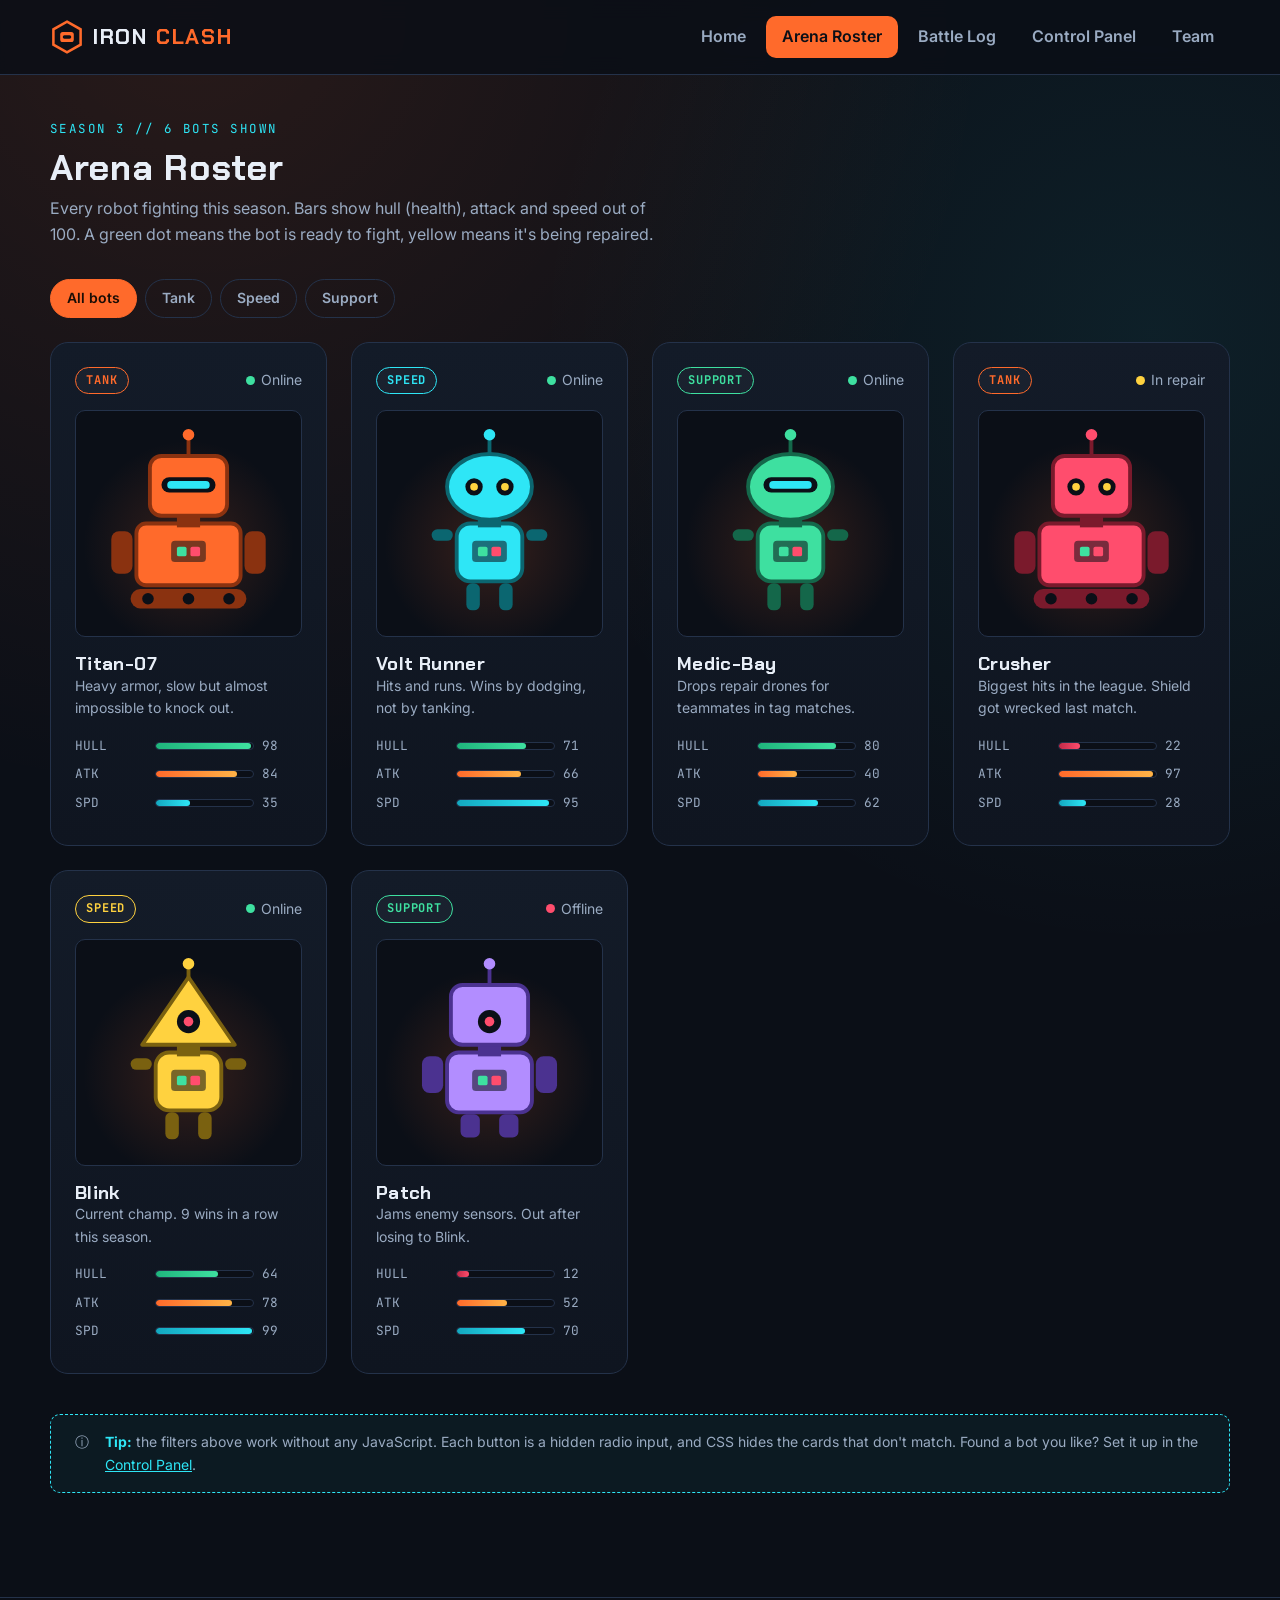
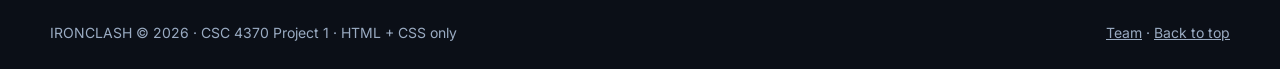
<file: roster.html>
<!DOCTYPE html>
<html lang="en">
<head>
  <meta charset="UTF-8">
  <meta name="viewport" content="width=device-width, initial-scale=1.0">
  <meta name="description" content="IRONCLASH arena roster - every robot in the league with stats and status.">
  <title>Arena Roster | IRONCLASH</title>
  <link rel="icon" href="images/logo.svg" type="image/svg+xml">
  <link rel="preconnect" href="https://fonts.googleapis.com">
  <link rel="preconnect" href="https://fonts.gstatic.com" crossorigin>
  <link href="https://fonts.googleapis.com/css2?family=Chakra+Petch:wght@500;700&family=Inter:wght@400;600&family=JetBrains+Mono:wght@400;700&display=swap" rel="stylesheet">
  <link rel="stylesheet" href="css/style.css">
  <link rel="stylesheet" href="css/animations.css">
</head>
<body>
  <a class="skip-link" href="#main">Skip to content</a>

  <header class="site-header">
    <div class="container header-inner">
      <a class="brand" href="index.html" aria-label="IRONCLASH home">
        <img class="brand-mark" src="images/logo.svg" alt="">
        IRON<span>CLASH</span>
      </a>
      <input type="checkbox" id="nav-toggle" class="nav-toggle">
      <label for="nav-toggle" class="nav-toggle-label"><span class="burger"></span> Menu</label>
      <nav class="main-nav" aria-label="Main">
        <ul>
          <li><a href="index.html">Home</a></li>
          <li><a href="roster.html" aria-current="page">Arena Roster</a></li>
          <li><a href="battle-log.html">Battle Log</a></li>
          <li><a href="control-panel.html">Control Panel</a></li>
          <li><a href="team.html">Team</a></li>
        </ul>
      </nav>
    </div>
  </header>

  <main id="main" class="container">
    <section class="page-head">
      <span class="eyebrow">Season 3 // 6 bots shown</span>
      <h1>Arena Roster</h1>
      <p>Every robot fighting this season. Bars show hull (health), attack and speed out of 100. A green dot means the bot is ready to fight, yellow means it's being repaired.</p>
    </section>

    <section aria-labelledby="roster-title">
      <h2 id="roster-title" class="sr-only">Robots</h2>

      <!-- filter radios have to be siblings of .filter-bar and .roster-grid for the ~ selector to work -->
      <input class="filter-input" type="radio" name="filter" id="f-all" checked>
      <input class="filter-input" type="radio" name="filter" id="f-tank">
      <input class="filter-input" type="radio" name="filter" id="f-speed">
      <input class="filter-input" type="radio" name="filter" id="f-support">

      <div class="filter-bar" role="group" aria-label="Filter robots by type">
        <label for="f-all">All bots</label>
        <label for="f-tank">Tank</label>
        <label for="f-speed">Speed</label>
        <label for="f-support">Support</label>
      </div>

      <div class="roster-grid">
        <article class="card bot is-tank">
          <div class="bot-top">
            <span class="chip chip-orange">Tank</span>
            <span class="status status-online">Online</span>
          </div>
          <div class="bot-img"><img src="images/titan.svg" alt="Titan-07, orange robot with tank treads"></div>
          <div>
            <h3>Titan-07</h3>
            <p class="role">Heavy armor, slow but almost impossible to knock out.</p>
          </div>
          <div>
            <div class="stat"><span>HULL</span><span class="bar"><span class="fill fill-green" style="--val:98%"></span></span><span>98</span></div>
            <div class="stat"><span>ATK</span><span class="bar"><span class="fill" style="--val:84%"></span></span><span>84</span></div>
            <div class="stat"><span>SPD</span><span class="bar"><span class="fill fill-cyan" style="--val:35%"></span></span><span>35</span></div>
          </div>
        </article>

        <article class="card bot is-speed">
          <div class="bot-top">
            <span class="chip chip-cyan">Speed</span>
            <span class="status status-online">Online</span>
          </div>
          <div class="bot-img"><img src="images/volt.svg" alt="Volt Runner, slim cyan robot"></div>
          <div>
            <h3>Volt Runner</h3>
            <p class="role">Hits and runs. Wins by dodging, not by tanking.</p>
          </div>
          <div>
            <div class="stat"><span>HULL</span><span class="bar"><span class="fill fill-green" style="--val:71%"></span></span><span>71</span></div>
            <div class="stat"><span>ATK</span><span class="bar"><span class="fill" style="--val:66%"></span></span><span>66</span></div>
            <div class="stat"><span>SPD</span><span class="bar"><span class="fill fill-cyan" style="--val:95%"></span></span><span>95</span></div>
          </div>
        </article>

        <article class="card bot is-support">
          <div class="bot-top">
            <span class="chip chip-green">Support</span>
            <span class="status status-online">Online</span>
          </div>
          <div class="bot-img"><img src="images/medic.svg" alt="Medic-Bay, round green robot"></div>
          <div>
            <h3>Medic-Bay</h3>
            <p class="role">Drops repair drones for teammates in tag matches.</p>
          </div>
          <div>
            <div class="stat"><span>HULL</span><span class="bar"><span class="fill fill-green" style="--val:80%"></span></span><span>80</span></div>
            <div class="stat"><span>ATK</span><span class="bar"><span class="fill" style="--val:40%"></span></span><span>40</span></div>
            <div class="stat"><span>SPD</span><span class="bar"><span class="fill fill-cyan" style="--val:62%"></span></span><span>62</span></div>
          </div>
        </article>

        <article class="card bot is-tank">
          <div class="bot-top">
            <span class="chip chip-orange">Tank</span>
            <span class="status status-repair">In repair</span>
          </div>
          <div class="bot-img"><img src="images/crusher.svg" alt="Crusher, red tank robot"></div>
          <div>
            <h3>Crusher</h3>
            <p class="role">Biggest hits in the league. Shield got wrecked last match.</p>
          </div>
          <div>
            <div class="stat"><span>HULL</span><span class="bar"><span class="fill fill-red" style="--val:22%"></span></span><span>22</span></div>
            <div class="stat"><span>ATK</span><span class="bar"><span class="fill" style="--val:97%"></span></span><span>97</span></div>
            <div class="stat"><span>SPD</span><span class="bar"><span class="fill fill-cyan" style="--val:28%"></span></span><span>28</span></div>
          </div>
        </article>

        <article class="card bot is-speed">
          <div class="bot-top">
            <span class="chip chip-yellow">Speed</span>
            <span class="status status-online">Online</span>
          </div>
          <div class="bot-img"><img src="images/blink.svg" alt="Blink, yellow robot with a triangle head"></div>
          <div>
            <h3>Blink</h3>
            <p class="role">Current champ. 9 wins in a row this season.</p>
          </div>
          <div>
            <div class="stat"><span>HULL</span><span class="bar"><span class="fill fill-green" style="--val:64%"></span></span><span>64</span></div>
            <div class="stat"><span>ATK</span><span class="bar"><span class="fill" style="--val:78%"></span></span><span>78</span></div>
            <div class="stat"><span>SPD</span><span class="bar"><span class="fill fill-cyan" style="--val:99%"></span></span><span>99</span></div>
          </div>
        </article>

        <article class="card bot is-support">
          <div class="bot-top">
            <span class="chip chip-green">Support</span>
            <span class="status status-offline">Offline</span>
          </div>
          <div class="bot-img"><img src="images/patch.svg" alt="Patch, purple robot"></div>
          <div>
            <h3>Patch</h3>
            <p class="role">Jams enemy sensors. Out after losing to Blink.</p>
          </div>
          <div>
            <div class="stat"><span>HULL</span><span class="bar"><span class="fill fill-red" style="--val:12%"></span></span><span>12</span></div>
            <div class="stat"><span>ATK</span><span class="bar"><span class="fill" style="--val:52%"></span></span><span>52</span></div>
            <div class="stat"><span>SPD</span><span class="bar"><span class="fill fill-cyan" style="--val:70%"></span></span><span>70</span></div>
          </div>
        </article>
      </div>
    </section>

    <section class="section">
      <div class="hint">
        <span aria-hidden="true">&#9432;</span>
        <p><strong>Tip:</strong> the filters above work without any JavaScript. Each button is a hidden radio input, and CSS hides the cards that don't match. Found a bot you like? Set it up in the <a href="control-panel.html">Control Panel</a>.</p>
      </div>
    </section>
  </main>

  <footer class="site-footer">
    <div class="container footer-inner">
      <p class="mb-0">IRONCLASH &copy; 2026 &middot; CSC 4370 Project 1 &middot; HTML + CSS only</p>
      <p class="mb-0"><a href="team.html">Team</a> &middot; <a href="#main">Back to top</a></p>
    </div>
  </footer>
</body>
</html>
</file>
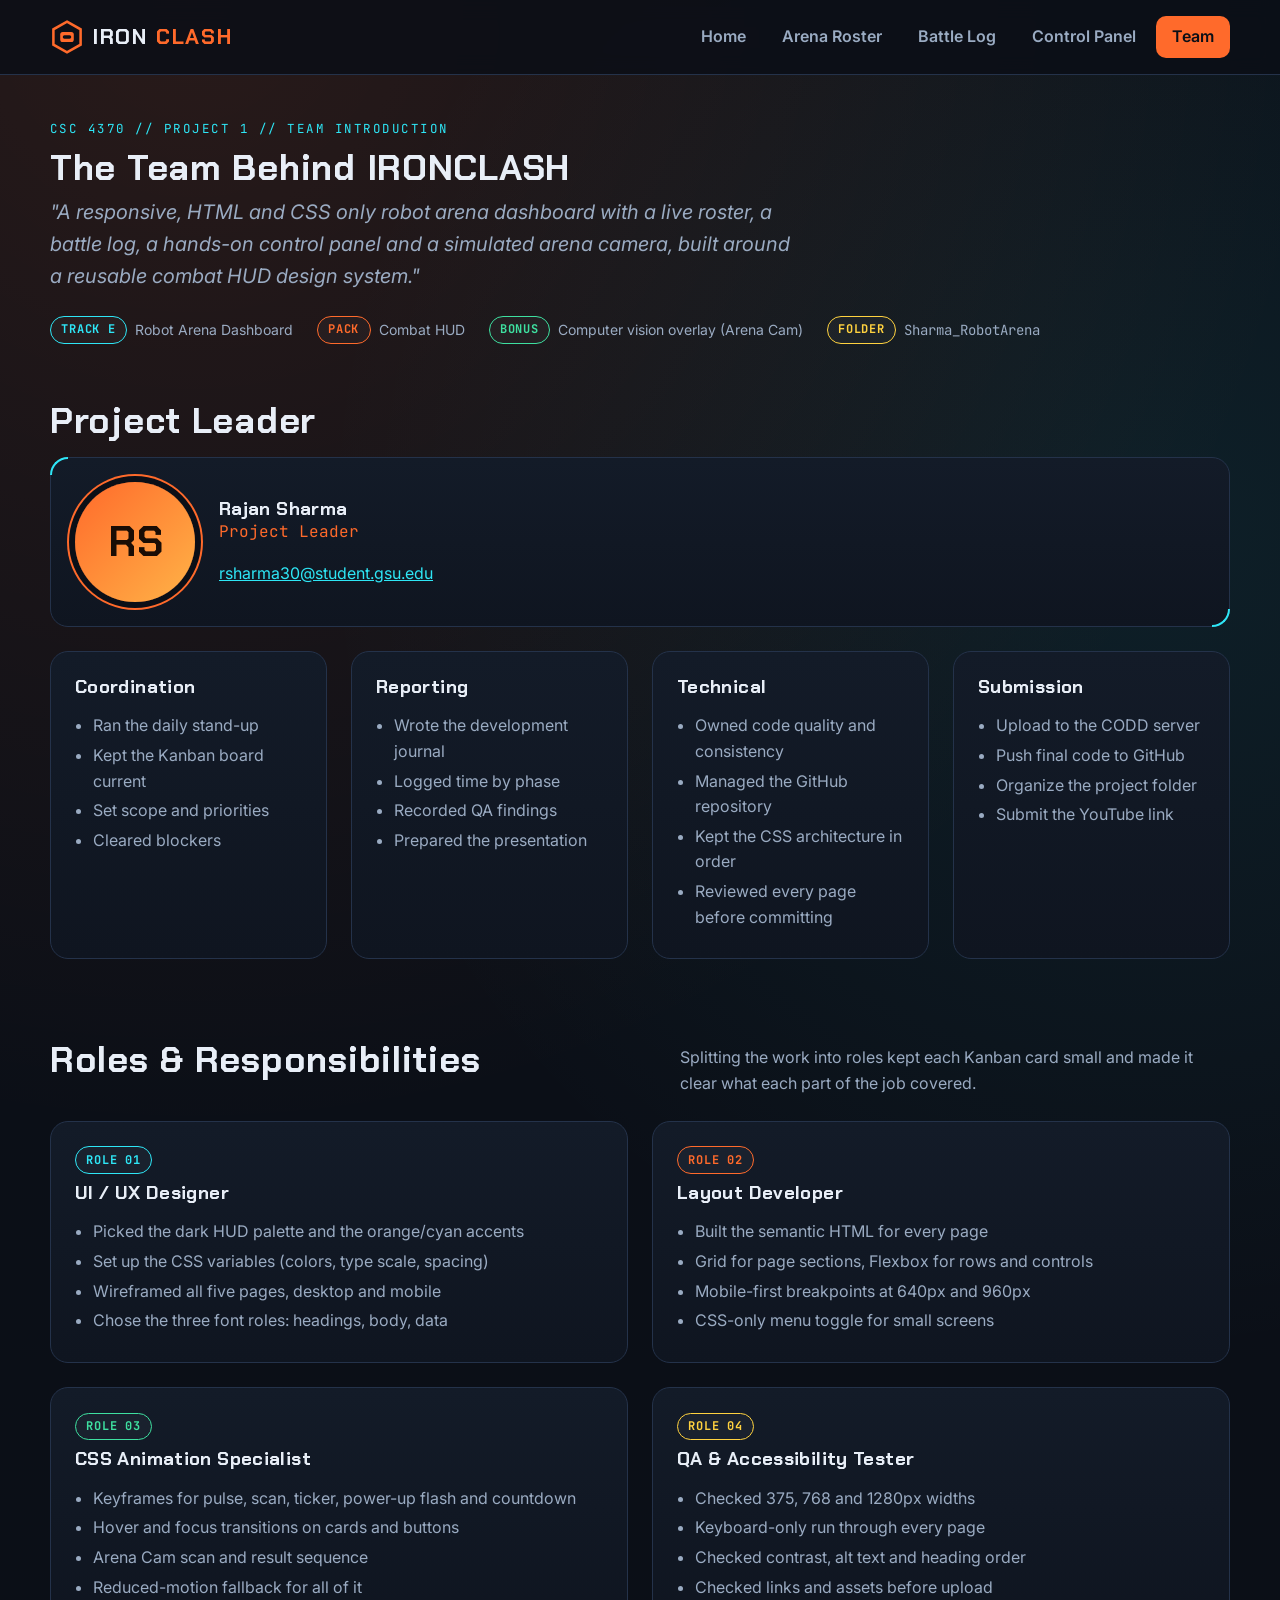
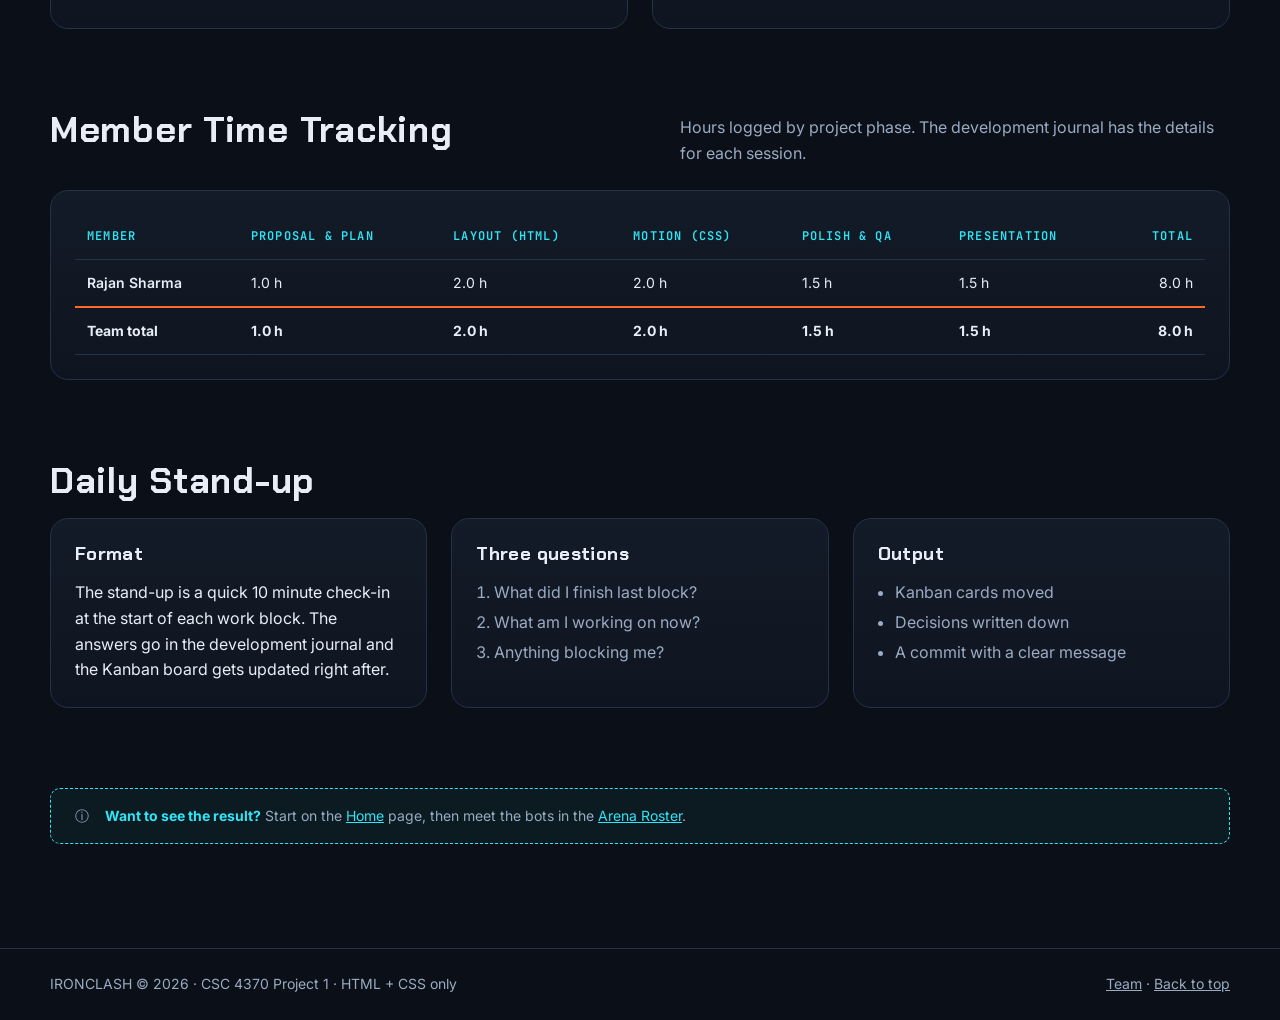
<file: team.html>
<!DOCTYPE html>
<html lang="en">
<head>
  <meta charset="UTF-8">
  <meta name="viewport" content="width=device-width, initial-scale=1.0">
  <meta name="description" content="IRONCLASH team introduction - project leader, roles, responsibilities and time tracking.">
  <title>Team | IRONCLASH</title>
  <link rel="icon" href="images/logo.svg" type="image/svg+xml">
  <link rel="preconnect" href="https://fonts.googleapis.com">
  <link rel="preconnect" href="https://fonts.gstatic.com" crossorigin>
  <link href="https://fonts.googleapis.com/css2?family=Chakra+Petch:wght@500;700&family=Inter:wght@400;600&family=JetBrains+Mono:wght@400;700&display=swap" rel="stylesheet">
  <link rel="stylesheet" href="css/style.css">
  <link rel="stylesheet" href="css/animations.css">
</head>
<body>
  <a class="skip-link" href="#main">Skip to content</a>

  <header class="site-header">
    <div class="container header-inner">
      <a class="brand" href="index.html" aria-label="IRONCLASH home">
        <img class="brand-mark" src="images/logo.svg" alt="">
        IRON<span>CLASH</span>
      </a>
      <input type="checkbox" id="nav-toggle" class="nav-toggle">
      <label for="nav-toggle" class="nav-toggle-label"><span class="burger"></span> Menu</label>
      <nav class="main-nav" aria-label="Main">
        <ul>
          <li><a href="index.html">Home</a></li>
          <li><a href="roster.html">Arena Roster</a></li>
          <li><a href="battle-log.html">Battle Log</a></li>
          <li><a href="control-panel.html">Control Panel</a></li>
          <li><a href="team.html" aria-current="page">Team</a></li>
        </ul>
      </nav>
    </div>
  </header>

  <main id="main" class="container">
    <section class="page-head">
      <span class="eyebrow">CSC 4370 // Project 1 // Team introduction</span>
      <h1>The Team Behind IRONCLASH</h1>
      <p class="project-pitch">"A responsive, HTML and CSS only robot arena dashboard with a live roster, a battle log, a hands-on control panel and a simulated arena camera, built around a reusable combat HUD design system."</p>
      <ul class="project-facts">
        <li><span class="chip chip-cyan">Track E</span> Robot Arena Dashboard</li>
        <li><span class="chip chip-orange">Pack</span> Combat HUD</li>
        <li><span class="chip chip-green">Bonus</span> Computer vision overlay (Arena Cam)</li>
        <li><span class="chip chip-yellow">Folder</span> <span class="mono">Sharma_RobotArena</span></li>
      </ul>
    </section>

    <!-- project leader -->
    <section class="section" aria-labelledby="leader-title">
      <h2 id="leader-title">Project Leader</h2>
      <article class="panel hud-corners leader">
        <div class="avatar" aria-hidden="true">RS</div>
        <div>
          <h3 class="mb-0">Rajan Sharma</h3>
          <p class="mt-0 text-accent mono">Project Leader</p>
          <p class="mb-0"><a href="mailto:rsharma30@student.gsu.edu">rsharma30@student.gsu.edu</a></p>
        </div>
      </article>

      <div class="grid grid-4 mt-4">
        <article class="card">
          <h3>Coordination</h3>
          <ul class="duty-list">
            <li>Ran the daily stand-up</li>
            <li>Kept the Kanban board current</li>
            <li>Set scope and priorities</li>
            <li>Cleared blockers</li>
          </ul>
        </article>
        <article class="card">
          <h3>Reporting</h3>
          <ul class="duty-list">
            <li>Wrote the development journal</li>
            <li>Logged time by phase</li>
            <li>Recorded QA findings</li>
            <li>Prepared the presentation</li>
          </ul>
        </article>
        <article class="card">
          <h3>Technical</h3>
          <ul class="duty-list">
            <li>Owned code quality and consistency</li>
            <li>Managed the GitHub repository</li>
            <li>Kept the CSS architecture in order</li>
            <li>Reviewed every page before committing</li>
          </ul>
        </article>
        <article class="card">
          <h3>Submission</h3>
          <ul class="duty-list">
            <li>Upload to the CODD server</li>
            <li>Push final code to GitHub</li>
            <li>Organize the project folder</li>
            <li>Submit the YouTube link</li>
          </ul>
        </article>
      </div>
    </section>

    <!-- roles split out so each job is clear -->
    <section class="section" aria-labelledby="roles-title">
      <div class="section-head">
        <h2 id="roles-title">Roles &amp; Responsibilities</h2>
        <p>Splitting the work into roles kept each Kanban card small and made it clear what each part of the job covered.</p>
      </div>

      <div class="grid grid-2">
        <article class="card role-card">
          <span class="chip chip-cyan">Role 01</span>
          <h3>UI / UX Designer</h3>
          <ul class="duty-list">
            <li>Picked the dark HUD palette and the orange/cyan accents</li>
            <li>Set up the CSS variables (colors, type scale, spacing)</li>
            <li>Wireframed all five pages, desktop and mobile</li>
            <li>Chose the three font roles: headings, body, data</li>
          </ul>
        </article>
        <article class="card role-card">
          <span class="chip chip-orange">Role 02</span>
          <h3>Layout Developer</h3>
          <ul class="duty-list">
            <li>Built the semantic HTML for every page</li>
            <li>Grid for page sections, Flexbox for rows and controls</li>
            <li>Mobile-first breakpoints at 640px and 960px</li>
            <li>CSS-only menu toggle for small screens</li>
          </ul>
        </article>
        <article class="card role-card">
          <span class="chip chip-green">Role 03</span>
          <h3>CSS Animation Specialist</h3>
          <ul class="duty-list">
            <li>Keyframes for pulse, scan, ticker, power-up flash and countdown</li>
            <li>Hover and focus transitions on cards and buttons</li>
            <li>Arena Cam scan and result sequence</li>
            <li>Reduced-motion fallback for all of it</li>
          </ul>
        </article>
        <article class="card role-card">
          <span class="chip chip-yellow">Role 04</span>
          <h3>QA &amp; Accessibility Tester</h3>
          <ul class="duty-list">
            <li>Checked 375, 768 and 1280px widths</li>
            <li>Keyboard-only run through every page</li>
            <li>Checked contrast, alt text and heading order</li>
            <li>Checked links and assets before upload</li>
          </ul>
        </article>
      </div>
    </section>

    <!-- time tracking by phase, the way the course asks for it -->
    <section class="section" aria-labelledby="time-title">
      <div class="section-head">
        <h2 id="time-title">Member Time Tracking</h2>
        <p>Hours logged by project phase. The development journal has the details for each session.</p>
      </div>

      <div class="panel">
        <div class="table-wrap" tabindex="0" role="region" aria-labelledby="time-title">
          <table class="results-table time-table">
            <caption class="sr-only">Hours worked per phase</caption>
            <thead>
              <tr>
                <th scope="col">Member</th>
                <th scope="col">Proposal &amp; plan</th>
                <th scope="col">Layout (HTML)</th>
                <th scope="col">Motion (CSS)</th>
                <th scope="col">Polish &amp; QA</th>
                <th scope="col">Presentation</th>
                <th scope="col">Total</th>
              </tr>
            </thead>
            <tbody>
              <tr>
                <th scope="row">Rajan Sharma</th>
                <td>1.0 h</td>
                <td>2.0 h</td>
                <td>2.0 h</td>
                <td>1.5 h</td>
                <td>1.5 h</td>
                <td>8.0 h</td>
              </tr>
            </tbody>
            <tfoot>
              <tr>
                <td>Team total</td>
                <td>1.0 h</td>
                <td>2.0 h</td>
                <td>2.0 h</td>
                <td>1.5 h</td>
                <td>1.5 h</td>
                <td>8.0 h</td>
              </tr>
            </tfoot>
          </table>
        </div>
      </div>
    </section>

    <!-- stand-up format -->
    <section class="section" aria-labelledby="standup-title">
      <h2 id="standup-title">Daily Stand-up</h2>
      <div class="grid grid-3">
        <article class="card">
          <h3>Format</h3>
          <p class="mb-0">The stand-up is a quick 10 minute check-in at the start of each work block. The answers go in the development journal and the Kanban board gets updated right after.</p>
        </article>
        <article class="card">
          <h3>Three questions</h3>
          <ol class="duty-list">
            <li>What did I finish last block?</li>
            <li>What am I working on now?</li>
            <li>Anything blocking me?</li>
          </ol>
        </article>
        <article class="card">
          <h3>Output</h3>
          <ul class="duty-list">
            <li>Kanban cards moved</li>
            <li>Decisions written down</li>
            <li>A commit with a clear message</li>
          </ul>
        </article>
      </div>
    </section>

    <section class="section">
      <div class="hint">
        <span aria-hidden="true">&#9432;</span>
        <p><strong>Want to see the result?</strong> Start on the <a href="index.html">Home</a> page, then meet the bots in the <a href="roster.html">Arena Roster</a>.</p>
      </div>
    </section>
  </main>

  <footer class="site-footer">
    <div class="container footer-inner">
      <p class="mb-0">IRONCLASH &copy; 2026 &middot; CSC 4370 Project 1 &middot; HTML + CSS only</p>
      <p class="mb-0"><a href="team.html">Team</a> &middot; <a href="#main">Back to top</a></p>
    </div>
  </footer>
</body>
</html>
</file>
<file: css/style.css>
/* =========================================
   IRONCLASH - robot arena dashboard
   main stylesheet
   order: variables > reset/base > layout > components > pages > utilities > media queries
   ========================================= */

/* ---------- 1. variables (design system) ---------- */
:root {
  /* colors */
  --bg: #0b0f17;
  --bg-2: #0f1520;
  --panel: #131b28;
  --panel-2: #182233;
  --line: #24324a;
  --text: #e8eef7;
  --muted: #9aabc2;
  --accent: #ff6a2b;     /* arena orange */
  --accent-2: #ffb347;
  --cyan: #2ee6f6;       /* hud lines */
  --green: #3ee0a0;
  --yellow: #ffd23f;
  --red: #ff4d6d;

  /* type */
  --font-head: "Chakra Petch", "Trebuchet MS", sans-serif;
  --font-body: "Inter", system-ui, -apple-system, "Segoe UI", sans-serif;
  --font-mono: "JetBrains Mono", ui-monospace, Menlo, monospace;
  --fs-sm: 0.875rem;
  --fs-base: 1rem;
  --fs-lg: 1.25rem;
  --fs-xl: clamp(1.6rem, 1.2rem + 1.6vw, 2.25rem);
  --fs-hero: clamp(2.2rem, 1.4rem + 4vw, 4rem);

  /* spacing + shape */
  --space-1: 0.25rem;
  --space-2: 0.5rem;
  --space-3: 1rem;
  --space-4: 1.5rem;
  --space-5: 2.5rem;
  --space-6: 4rem;
  --radius: 10px;
  --radius-lg: 18px;
  --shadow: 0 10px 30px rgba(0, 0, 0, 0.35);
  --glow: 0 0 0 1px rgba(46, 230, 246, 0.25), 0 0 24px rgba(46, 230, 246, 0.12);

  --max-w: 1180px;
  --speed: 0.25s;
}

/* ---------- 2. reset + base ---------- */
*,
*::before,
*::after {
  box-sizing: border-box;
}

html {
  scroll-behavior: smooth;
}

body {
  margin: 0;
  font-family: var(--font-body);
  font-size: var(--fs-base);
  line-height: 1.6;
  color: var(--text);
  background:
    radial-gradient(circle at 15% 0%, rgba(255, 106, 43, 0.12), transparent 40%),
    radial-gradient(circle at 90% 20%, rgba(46, 230, 246, 0.08), transparent 35%),
    var(--bg);
  min-height: 100vh;
}

img,
svg {
  max-width: 100%;
  display: block;
}

h1,
h2,
h3,
h4 {
  font-family: var(--font-head);
  line-height: 1.15;
  margin: 0 0 var(--space-3);
  letter-spacing: 0.02em;
}

h2 {
  font-size: var(--fs-xl);
}

p {
  margin: 0 0 var(--space-3);
}

a {
  color: var(--cyan);
}

a:hover {
  color: var(--accent-2);
}

/* one focus style for everything you can tab to */
:focus-visible {
  outline: 3px solid var(--yellow);
  outline-offset: 3px;
  border-radius: 4px;
}

table {
  border-collapse: collapse;
  width: 100%;
}

/* ---------- 3. layout ---------- */
.container {
  width: min(100% - 2rem, var(--max-w));
  margin-inline: auto;
}

.section {
  padding-block: var(--space-5);
}

.section-head {
  display: flex;
  flex-wrap: wrap;
  align-items: end;
  justify-content: space-between;
  gap: var(--space-3);
  margin-bottom: var(--space-4);
}

.section-head p {
  color: var(--muted);
  max-width: 55ch;
  margin: 0;
}

.grid {
  display: grid;
  gap: var(--space-4);
}

/* lets grid columns shrink so wide tables scroll instead of stretching the page */
.grid > * {
  min-width: 0;
}

/* mobile first: everything stacks, columns get added in media queries */
.grid-2,
.grid-3,
.grid-4 {
  grid-template-columns: 1fr;
}

/* ---------- 4. header + nav ---------- */
.skip-link {
  position: absolute;
  left: 1rem;
  top: -100px;
  background: var(--yellow);
  color: #111;
  padding: var(--space-2) var(--space-3);
  border-radius: var(--radius);
  font-weight: 700;
  z-index: 100;
}

.skip-link:focus {
  top: 1rem;
}

.site-header {
  position: sticky;
  top: 0;
  z-index: 50;
  background: rgba(11, 15, 23, 0.85);
  backdrop-filter: blur(10px);
  border-bottom: 1px solid var(--line);
}

.header-inner {
  display: flex;
  flex-wrap: wrap;
  align-items: center;
  justify-content: space-between;
  gap: var(--space-2);
  padding-block: var(--space-3);
}

.brand {
  display: flex;
  align-items: center;
  gap: var(--space-2);
  font-family: var(--font-head);
  font-weight: 700;
  font-size: 1.35rem;
  color: var(--text);
  text-decoration: none;
  letter-spacing: 0.08em;
}

.brand-mark {
  width: 34px;
  height: 34px;
}

.brand span {
  color: var(--accent);
}

/* css-only mobile menu using a hidden checkbox */
.nav-toggle {
  position: absolute;
  opacity: 0;
  pointer-events: none;
}

.nav-toggle-label {
  display: inline-flex;
  align-items: center;
  gap: var(--space-2);
  padding: var(--space-2) var(--space-3);
  border: 1px solid var(--line);
  border-radius: var(--radius);
  font-family: var(--font-mono);
  font-size: var(--fs-sm);
  cursor: pointer;
}

.nav-toggle:focus-visible + .nav-toggle-label {
  outline: 3px solid var(--yellow);
  outline-offset: 3px;
}

.burger,
.burger::before,
.burger::after {
  display: block;
  width: 18px;
  height: 2px;
  background: var(--text);
  transition: transform var(--speed);
  content: "";
}

.burger {
  position: relative;
}

.burger::before {
  position: absolute;
  top: -6px;
}

.burger::after {
  position: absolute;
  top: 6px;
}

.nav-toggle:checked + .nav-toggle-label .burger {
  background: transparent;
}

.nav-toggle:checked + .nav-toggle-label .burger::before {
  transform: translateY(6px) rotate(45deg);
}

.nav-toggle:checked + .nav-toggle-label .burger::after {
  transform: translateY(-6px) rotate(-45deg);
}

.main-nav {
  flex-basis: 100%;
  max-height: 0;
  overflow: hidden;
  transition: max-height 0.35s ease;
}

.nav-toggle:checked ~ .main-nav {
  max-height: 400px;
}

.main-nav ul {
  list-style: none;
  margin: 0;
  padding: var(--space-2) 0;
  display: flex;
  flex-direction: column;
  gap: var(--space-1);
}

.main-nav a {
  display: block;
  padding: var(--space-2) var(--space-3);
  border-radius: var(--radius);
  color: var(--muted);
  text-decoration: none;
  font-weight: 600;
  transition: color var(--speed), background var(--speed);
}

.main-nav a:hover {
  color: var(--text);
  background: var(--panel-2);
}

.main-nav a[aria-current="page"] {
  color: var(--bg);
  background: var(--accent);
}

/* ---------- 5. components ---------- */

/* buttons */
.btn {
  display: inline-flex;
  align-items: center;
  gap: var(--space-2);
  padding: 0.75rem 1.25rem;
  border-radius: var(--radius);
  border: 1px solid transparent;
  font-family: var(--font-head);
  font-weight: 700;
  letter-spacing: 0.04em;
  text-decoration: none;
  cursor: pointer;
  transition: transform var(--speed), box-shadow var(--speed), background var(--speed);
}

.btn-primary {
  background: var(--accent);
  color: #1a0d05;
}

.btn-primary:hover {
  color: #1a0d05;
  transform: translateY(-2px);
  box-shadow: 0 8px 20px rgba(255, 106, 43, 0.35);
}

.btn-ghost {
  border-color: var(--line);
  color: var(--text);
}

.btn-ghost:hover {
  color: var(--text);
  border-color: var(--cyan);
  box-shadow: var(--glow);
}

/* panels / cards */
.panel {
  position: relative;
  background: linear-gradient(180deg, var(--panel), var(--bg-2));
  border: 1px solid var(--line);
  border-radius: var(--radius-lg);
  padding: var(--space-4);
}

.card {
  position: relative;
  background: linear-gradient(180deg, var(--panel), var(--bg-2));
  border: 1px solid var(--line);
  border-radius: var(--radius-lg);
  padding: var(--space-4);
  transition: transform var(--speed), border-color var(--speed), box-shadow var(--speed);
}

.card:hover {
  transform: translateY(-4px);
  border-color: var(--cyan);
  box-shadow: var(--glow);
}

/* hud corner brackets - just borders on pseudo elements */
.hud-corners::before,
.hud-corners::after {
  content: "";
  position: absolute;
  width: 18px;
  height: 18px;
  border: 2px solid var(--cyan);
  pointer-events: none;
}

.hud-corners::before {
  top: -1px;
  left: -1px;
  border-right: 0;
  border-bottom: 0;
  border-top-left-radius: var(--radius-lg);
}

.hud-corners::after {
  bottom: -1px;
  right: -1px;
  border-left: 0;
  border-top: 0;
  border-bottom-right-radius: var(--radius-lg);
}

/* small label above headings */
.eyebrow {
  display: inline-block;
  font-family: var(--font-mono);
  font-size: 0.78rem;
  letter-spacing: 0.2em;
  text-transform: uppercase;
  color: var(--cyan);
  margin-bottom: var(--space-2);
}

/* chips / badges */
.chip {
  display: inline-flex;
  align-items: center;
  gap: 0.4em;
  padding: 0.2rem 0.65rem;
  border-radius: 999px;
  font-family: var(--font-mono);
  font-size: 0.75rem;
  font-weight: 700;
  letter-spacing: 0.06em;
  text-transform: uppercase;
  border: 1px solid currentColor;
  background: rgba(255, 255, 255, 0.03);
}

.chip-green { color: var(--green); }
.chip-yellow { color: var(--yellow); }
.chip-red { color: var(--red); }
.chip-cyan { color: var(--cyan); }
.chip-orange { color: var(--accent); }

/* status dot (pulses when online) */
.status {
  display: inline-flex;
  align-items: center;
  gap: 0.45em;
  font-size: var(--fs-sm);
  color: var(--muted);
}

.status::before {
  content: "";
  width: 9px;
  height: 9px;
  border-radius: 50%;
  background: var(--muted);
}

.status-online::before {
  background: var(--green);
  animation: pulse 1.8s ease-out infinite;
}

.status-repair::before {
  background: var(--yellow);
  animation: blink 1.2s steps(2) infinite;
}

.status-offline::before {
  background: var(--red);
}

/* stat bars - width comes from --val set inline in the html */
.stat {
  display: grid;
  grid-template-columns: 4.5rem 1fr 2.5rem;
  align-items: center;
  gap: var(--space-2);
  font-family: var(--font-mono);
  font-size: 0.8rem;
  color: var(--muted);
  margin-bottom: var(--space-2);
}

.bar {
  height: 8px;
  border-radius: 999px;
  background: var(--bg);
  border: 1px solid var(--line);
  overflow: hidden;
}

.bar .fill {
  display: block;
  height: 100%;
  width: var(--val, 50%);
  border-radius: inherit;
  background: linear-gradient(90deg, var(--accent), var(--accent-2));
  transform-origin: left;
  animation: bar-grow 1.1s cubic-bezier(0.2, 0.8, 0.2, 1) both;
  transition: width 0.5s ease;
}

.fill-green { background: linear-gradient(90deg, #1fb57d, var(--green)) !important; }
.fill-cyan { background: linear-gradient(90deg, #13a8c0, var(--cyan)) !important; }
.fill-red { background: linear-gradient(90deg, #c22a48, var(--red)) !important; }

/* alert ticker */
.ticker {
  overflow: hidden;
  border-block: 1px solid var(--line);
  background: var(--bg-2);
  font-family: var(--font-mono);
  font-size: var(--fs-sm);
}

.ticker-track {
  display: flex;
  gap: var(--space-5);
  width: max-content;
  padding-block: var(--space-2);
  animation: ticker 28s linear infinite;
}

.ticker:hover .ticker-track {
  animation-play-state: paused;
}

.ticker-track span {
  white-space: nowrap;
  color: var(--muted);
}

.ticker-track strong {
  color: var(--accent-2);
}

/* hint box for first time visitors */
.hint {
  display: flex;
  gap: var(--space-3);
  align-items: flex-start;
  padding: var(--space-3) var(--space-4);
  border: 1px dashed var(--cyan);
  border-radius: var(--radius);
  background: rgba(46, 230, 246, 0.05);
  color: var(--muted);
  font-size: var(--fs-sm);
}

.hint strong {
  color: var(--cyan);
}

.hint p {
  margin: 0;
}

/* ---------- 6. footer ---------- */
.site-footer {
  margin-top: var(--space-6);
  border-top: 1px solid var(--line);
  padding-block: var(--space-4);
  color: var(--muted);
  font-size: var(--fs-sm);
}

.footer-inner {
  display: flex;
  flex-wrap: wrap;
  gap: var(--space-3);
  justify-content: space-between;
}

.site-footer a {
  color: var(--muted);
}

/* ---------- 7. page: home ---------- */
.hero {
  display: grid;
  gap: var(--space-5);
  align-items: center;
  padding-block: var(--space-5) var(--space-6);
}

.hero h1 {
  font-size: var(--fs-hero);
  margin-bottom: var(--space-3);
}

.hero h1 .glitch {
  color: var(--accent);
  display: inline-block;
  animation: glitch 4s steps(1) infinite;
}

.hero-lead {
  font-size: var(--fs-lg);
  color: var(--muted);
  max-width: 48ch;
}

.hero-actions {
  display: flex;
  flex-wrap: wrap;
  gap: var(--space-3);
  margin-block: var(--space-4);
}

.hero-visual {
  position: relative;
  aspect-ratio: 1 / 1;
  max-width: 440px;
  width: 100%;
  margin-inline: auto;
  border-radius: var(--radius-lg);
  border: 1px solid var(--line);
  background:
    linear-gradient(rgba(46, 230, 246, 0.06) 1px, transparent 1px) 0 0 / 28px 28px,
    linear-gradient(90deg, rgba(46, 230, 246, 0.06) 1px, transparent 1px) 0 0 / 28px 28px,
    var(--bg-2);
  overflow: hidden;
  display: grid;
  place-items: center;
}

.hero-visual img {
  width: 70%;
  animation: float 4s ease-in-out infinite;
  filter: drop-shadow(0 20px 30px rgba(255, 106, 43, 0.3));
}

/* scan line that sweeps over the robot */
.scanline {
  position: absolute;
  inset-inline: 0;
  top: 0;
  height: 60px;
  background: linear-gradient(180deg, transparent, rgba(46, 230, 246, 0.25), transparent);
  animation: scan 3.2s linear infinite;
  pointer-events: none;
}

.hud-tag {
  position: absolute;
  font-family: var(--font-mono);
  font-size: 0.72rem;
  padding: 0.2rem 0.5rem;
  border: 1px solid var(--cyan);
  color: var(--cyan);
  background: rgba(11, 15, 23, 0.8);
  border-radius: 4px;
}

.hud-tag.t1 { top: 12%; left: 6%; }
.hud-tag.t2 { bottom: 14%; right: 6%; color: var(--green); border-color: var(--green); }

.stat-card {
  text-align: left;
}

.stat-card .big {
  display: block;
  font-family: var(--font-head);
  font-size: 2.2rem;
  font-weight: 700;
  color: var(--text);
}

.stat-card .label {
  color: var(--muted);
  font-size: var(--fs-sm);
}

/* vs matchup */
.matchup {
  display: grid;
  gap: var(--space-4);
  align-items: center;
}

.versus {
  justify-self: center;
  font-family: var(--font-head);
  font-size: 2.5rem;
  font-weight: 700;
  color: var(--accent);
  animation: pulse-text 1.6s ease-in-out infinite;
}

.fighter {
  display: flex;
  gap: var(--space-3);
  align-items: center;
}

.fighter img {
  width: 84px;
  height: 84px;
  border-radius: var(--radius);
  background: var(--bg);
  border: 1px solid var(--line);
  padding: 6px;
}

.fighter-info {
  flex: 1;
}

.steps {
  counter-reset: step;
  list-style: none;
  padding: 0;
  margin: 0;
}

.steps li {
  counter-increment: step;
  position: relative;
  padding-top: var(--space-5);
}

.steps li::before {
  content: "0" counter(step);
  position: absolute;
  top: var(--space-4);
  left: var(--space-4);
  font-family: var(--font-mono);
  color: var(--accent);
  font-weight: 700;
}

.steps h3 {
  margin-top: var(--space-3);
}

.steps p {
  color: var(--muted);
  margin: 0;
}

/* ---------- 8. page: roster ---------- */

/* css-only filters: radio inputs are siblings of the grid */
.filter-bar {
  display: flex;
  flex-wrap: wrap;
  gap: var(--space-2);
  margin-bottom: var(--space-4);
}

.filter-bar label {
  padding: 0.45rem 1rem;
  border-radius: 999px;
  border: 1px solid var(--line);
  color: var(--muted);
  font-weight: 600;
  font-size: var(--fs-sm);
  cursor: pointer;
  transition: all var(--speed);
}

.filter-bar label:hover {
  color: var(--text);
  border-color: var(--cyan);
}

.filter-input {
  position: absolute;
  opacity: 0;
  pointer-events: none;
}

#f-all:checked ~ .filter-bar label[for="f-all"],
#f-tank:checked ~ .filter-bar label[for="f-tank"],
#f-speed:checked ~ .filter-bar label[for="f-speed"],
#f-support:checked ~ .filter-bar label[for="f-support"] {
  background: var(--accent);
  border-color: var(--accent);
  color: #1a0d05;
}

#f-all:focus-visible ~ .filter-bar label[for="f-all"],
#f-tank:focus-visible ~ .filter-bar label[for="f-tank"],
#f-speed:focus-visible ~ .filter-bar label[for="f-speed"],
#f-support:focus-visible ~ .filter-bar label[for="f-support"] {
  outline: 3px solid var(--yellow);
  outline-offset: 3px;
}

#f-tank:checked ~ .roster-grid .bot:not(.is-tank),
#f-speed:checked ~ .roster-grid .bot:not(.is-speed),
#f-support:checked ~ .roster-grid .bot:not(.is-support) {
  display: none;
}

.roster-grid {
  display: grid;
  gap: var(--space-4);
  grid-template-columns: repeat(auto-fill, minmax(260px, 1fr));
}

.bot {
  display: flex;
  flex-direction: column;
  gap: var(--space-3);
  animation: fade-up 0.6s ease both;
}

.bot-top {
  display: flex;
  justify-content: space-between;
  align-items: center;
}

.bot-img {
  background:
    radial-gradient(circle at 50% 60%, rgba(255, 106, 43, 0.18), transparent 60%),
    var(--bg);
  border: 1px solid var(--line);
  border-radius: var(--radius);
  padding: var(--space-3);
  aspect-ratio: 4 / 3;
  display: grid;
  place-items: center;
}

.bot-img img {
  height: 100%;
  transition: transform 0.4s ease;
}

.bot:hover .bot-img img {
  transform: scale(1.08) rotate(-3deg);
}

.bot h3 {
  margin: 0;
}

.bot .role {
  color: var(--muted);
  font-size: var(--fs-sm);
  margin: 0;
}

/* ---------- 9. page: battle log ---------- */
.summary {
  display: flex;
  flex-wrap: wrap;
  gap: var(--space-3);
  margin-bottom: var(--space-4);
}

.timeline {
  list-style: none;
  margin: 0;
  padding: 0 0 0 var(--space-4);
  border-left: 2px solid var(--line);
}

.timeline li {
  position: relative;
  margin-bottom: var(--space-4);
}

.timeline li::before {
  content: "";
  position: absolute;
  left: calc(-1 * var(--space-4) - 7px);
  top: var(--space-4);
  width: 12px;
  height: 12px;
  border-radius: 50%;
  background: var(--accent);
  box-shadow: 0 0 0 4px var(--bg);
}

.log-entry header {
  display: flex;
  flex-wrap: wrap;
  justify-content: space-between;
  gap: var(--space-2);
  align-items: center;
  margin-bottom: var(--space-2);
}

.log-entry time {
  font-family: var(--font-mono);
  font-size: var(--fs-sm);
  color: var(--muted);
}

.log-entry .chips {
  display: flex;
  flex-wrap: wrap;
  gap: var(--space-2);
  margin-bottom: var(--space-3);
}

.results-table {
  font-size: var(--fs-sm);
}

.table-wrap {
  overflow-x: auto;
}

.results-table th,
.results-table td {
  text-align: left;
  padding: 0.75rem;
  border-bottom: 1px solid var(--line);
  white-space: nowrap;
}

.results-table th {
  font-family: var(--font-mono);
  font-weight: 600;
  color: var(--cyan);
  text-transform: uppercase;
  font-size: 0.75rem;
  letter-spacing: 0.1em;
}

.results-table tbody tr {
  transition: background var(--speed);
}

.results-table tbody tr:hover {
  background: var(--panel-2);
}

/* replay overlay - opens with :target */
.overlay {
  position: fixed;
  inset: 0;
  z-index: 200;
  display: grid;
  place-items: center;
  padding: var(--space-3);
  background: rgba(5, 8, 12, 0.85);
  opacity: 0;
  visibility: hidden;
  transition: opacity 0.3s, visibility 0.3s;
}

.overlay:target {
  opacity: 1;
  visibility: visible;
}

.overlay-box {
  width: min(100%, 620px);
  max-height: 90vh;
  overflow-y: auto;
  transform: scale(0.92);
  transition: transform 0.3s ease;
}

.overlay:target .overlay-box {
  transform: scale(1);
}

.overlay-close {
  float: right;
  font-family: var(--font-mono);
  text-decoration: none;
  border: 1px solid var(--line);
  padding: 0.2rem 0.6rem;
  border-radius: var(--radius);
  color: var(--muted);
}

.overlay-close:hover {
  color: var(--red);
  border-color: var(--red);
}

.round {
  border-top: 1px solid var(--line);
  padding-top: var(--space-3);
  margin-top: var(--space-3);
}

.round h3 {
  font-size: var(--fs-sm);
  color: var(--cyan);
  font-family: var(--font-mono);
  text-transform: uppercase;
  letter-spacing: 0.12em;
}

/* ---------- 10. page: control panel ---------- */
.hud {
  display: grid;
  gap: var(--space-4);
}

.hud-title {
  display: flex;
  justify-content: space-between;
  align-items: center;
  gap: var(--space-2);
  flex-wrap: wrap;
  margin-bottom: var(--space-3);
}

.hud-title h2,
.hud-title h3 {
  margin: 0;
  font-size: var(--fs-lg);
}

.pilot {
  display: flex;
  gap: var(--space-3);
  align-items: center;
  margin-bottom: var(--space-3);
}

.pilot img {
  width: 96px;
  height: 96px;
  border-radius: var(--radius);
  background: var(--bg);
  border: 1px solid var(--line);
  padding: 6px;
}

/* power-up switches: checkboxes come before .toggle-list and .readout */
.pu-input {
  position: absolute;
  opacity: 0;
  pointer-events: none;
}

.toggle-list {
  display: grid;
  gap: var(--space-3);
}

.toggle {
  display: flex;
  align-items: center;
  justify-content: space-between;
  gap: var(--space-3);
  padding: var(--space-3);
  border: 1px solid var(--line);
  border-radius: var(--radius);
  background: var(--bg-2);
  cursor: pointer;
  transition: border-color var(--speed), background var(--speed);
}

.toggle:hover {
  border-color: var(--cyan);
}

.toggle strong {
  display: block;
  font-family: var(--font-head);
}

.toggle small {
  color: var(--muted);
}

.switch {
  flex-shrink: 0;
  position: relative;
  width: 52px;
  height: 28px;
  border-radius: 999px;
  background: var(--line);
  transition: background var(--speed);
}

.switch::after {
  content: "";
  position: absolute;
  top: 4px;
  left: 4px;
  width: 20px;
  height: 20px;
  border-radius: 50%;
  background: var(--text);
  transition: transform var(--speed);
}

#pu-overdrive:checked ~ .toggle-list label[for="pu-overdrive"],
#pu-shield:checked ~ .toggle-list label[for="pu-shield"],
#pu-repair:checked ~ .toggle-list label[for="pu-repair"],
#pu-target:checked ~ .toggle-list label[for="pu-target"] {
  border-color: var(--accent);
  background: rgba(255, 106, 43, 0.08);
}

#pu-overdrive:checked ~ .toggle-list label[for="pu-overdrive"] .switch,
#pu-shield:checked ~ .toggle-list label[for="pu-shield"] .switch,
#pu-repair:checked ~ .toggle-list label[for="pu-repair"] .switch,
#pu-target:checked ~ .toggle-list label[for="pu-target"] .switch {
  background: var(--accent);
}

#pu-overdrive:checked ~ .toggle-list label[for="pu-overdrive"] .switch::after,
#pu-shield:checked ~ .toggle-list label[for="pu-shield"] .switch::after,
#pu-repair:checked ~ .toggle-list label[for="pu-repair"] .switch::after,
#pu-target:checked ~ .toggle-list label[for="pu-target"] .switch::after {
  transform: translateX(24px);
}

#pu-overdrive:focus-visible ~ .toggle-list label[for="pu-overdrive"],
#pu-shield:focus-visible ~ .toggle-list label[for="pu-shield"],
#pu-repair:focus-visible ~ .toggle-list label[for="pu-repair"],
#pu-target:focus-visible ~ .toggle-list label[for="pu-target"] {
  outline: 3px solid var(--yellow);
  outline-offset: 3px;
}

/* readout reacts to the switches */
.readout {
  margin-top: var(--space-4);
}

.alerts {
  display: flex;
  flex-wrap: wrap;
  gap: var(--space-2);
  min-height: 1.8rem;
  margin-top: var(--space-3);
}

.alerts .chip {
  display: none;
  animation: pop-in 0.35s ease both;
}

.alerts .chip.idle {
  display: inline-flex;
}

#pu-overdrive:checked ~ .readout .alert-overdrive,
#pu-shield:checked ~ .readout .alert-shield,
#pu-repair:checked ~ .readout .alert-repair,
#pu-target:checked ~ .readout .alert-target {
  display: inline-flex;
}

#pu-overdrive:checked ~ .readout .idle,
#pu-shield:checked ~ .readout .idle,
#pu-repair:checked ~ .readout .idle,
#pu-target:checked ~ .readout .idle {
  display: none;
}

/* overdrive makes the heat bar flicker */
#pu-overdrive:checked ~ .readout .bar-heat .fill {
  animation: heat 0.6s ease-in-out infinite alternate;
}

.radar {
  position: relative;
  aspect-ratio: 1;
  max-width: 260px;
  margin: var(--space-3) auto 0;
  border-radius: 50%;
  border: 1px solid rgba(46, 230, 246, 0.4);
  background:
    radial-gradient(circle, transparent 32%, rgba(46, 230, 246, 0.2) 33%, transparent 34%),
    radial-gradient(circle, transparent 65%, rgba(46, 230, 246, 0.2) 66%, transparent 67%),
    var(--bg);
  overflow: hidden;
}

.radar::before {
  content: "";
  position: absolute;
  inset: 0;
  background: conic-gradient(from 0deg, rgba(46, 230, 246, 0.45), transparent 25%);
  animation: spin 3s linear infinite;
}

.radar .blip {
  position: absolute;
  width: 10px;
  height: 10px;
  border-radius: 50%;
  background: var(--red);
  animation: blink 1.4s ease-in-out infinite;
}

.radar .b1 { top: 30%; left: 62%; }
.radar .b2 { top: 66%; left: 28%; animation-delay: 0.6s; }

/* dashboard state - every control below just changes these variables */
.hud {
  --bot-name: "Titan-07";
  --arena-name: "Standard";
  /* power-up flags: 0 = off, 1 = on */
  --od: 0;
  --sb: 0;
  --rd: 0;
  --tl: 0;
  --lava: 0;
  counter-reset: armed;
}

/* each bot radio swaps in that bot's numbers (same stats as the roster page) */
.hud:has(#bot-titan:checked) { --hull: 98; --atk: 84; --spd: 35; --shld: 60; --bot-name: "Titan-07"; }
.hud:has(#bot-volt:checked) { --hull: 71; --atk: 66; --spd: 95; --shld: 30; --bot-name: "Volt Runner"; }
.hud:has(#bot-medic:checked) { --hull: 80; --atk: 40; --spd: 62; --shld: 45; --bot-name: "Medic-Bay"; }
.hud:has(#bot-crusher:checked) { --hull: 22; --atk: 97; --spd: 28; --shld: 10; --bot-name: "Crusher"; }
.hud:has(#bot-blink:checked) { --hull: 64; --atk: 78; --spd: 99; --shld: 25; --bot-name: "Blink"; }
.hud:has(#bot-patch:checked) { --hull: 12; --atk: 52; --spd: 70; --shld: 20; --bot-name: "Patch"; }

/* each switch turns its flag on */
.hud:has(#pu-overdrive:checked) { --od: 1; }
.hud:has(#pu-shield:checked) { --sb: 1; }
.hud:has(#pu-repair:checked) { --rd: 1; }
.hud:has(#pu-target:checked) { --tl: 1; }

/* fieldsets used as plain wrappers (min-width stops them overflowing on phones) */
.cp-fieldset {
  border: 0;
  margin: 0;
  padding: 0;
  min-width: 0;
}

#launch-panel,
#ai-pilot {
  scroll-margin-top: 6rem;
}

/* step 01: picker cards - the radio is hidden inside each label */
.bot-picker {
  display: grid;
  grid-template-columns: repeat(2, 1fr);
  gap: var(--space-3);
}

.pick {
  position: relative;
  display: flex;
  flex-direction: column;
  align-items: center;
  gap: var(--space-2);
  padding: var(--space-3);
  border: 1px solid var(--line);
  border-radius: var(--radius);
  background: var(--bg-2);
  text-align: center;
  cursor: pointer;
  transition: border-color var(--speed), background var(--speed), transform var(--speed);
}

.pick:hover {
  border-color: var(--cyan);
  transform: translateY(-2px);
}

.pick img {
  width: 72px;
  height: 72px;
}

.pick strong {
  font-family: var(--font-head);
}

.pick small {
  display: block;
  color: var(--muted);
  font-size: var(--fs-sm);
}

/* :has() lets the label react to the radio inside it */
.pick:has(input:checked) {
  border-color: var(--accent);
  background: color-mix(in srgb, var(--accent) 12%, var(--bg-2));
  box-shadow: 0 0 0 1px var(--accent);
}

/* tick in the corner so the choice isn't shown by color alone */
.pick:has(input:checked)::after {
  content: "\2713";
  position: absolute;
  top: 4px;
  right: 10px;
  font-weight: 700;
  color: var(--accent);
}

.pick:has(input:focus-visible) {
  outline: 3px solid var(--yellow);
  outline-offset: 3px;
}

/* arena options are rows instead of tiles */
.pick-list {
  display: grid;
  gap: var(--space-3);
}

.pick-row {
  flex-direction: row;
  text-align: left;
}

.pick-icon {
  flex-shrink: 0;
  width: 2rem;
  font-size: 1.4rem;
  text-align: center;
  color: var(--accent);
}

/* live preview - reuses .hero-visual from the home page */
[data-bot] {
  display: none;
}

.hud:has(#bot-titan:checked) [data-bot="titan"],
.hud:has(#bot-volt:checked) [data-bot="volt"],
.hud:has(#bot-medic:checked) [data-bot="medic"],
.hud:has(#bot-crusher:checked) [data-bot="crusher"],
.hud:has(#bot-blink:checked) [data-bot="blink"],
.hud:has(#bot-patch:checked) [data-bot="patch"] {
  display: block;
}

.scope .hud-tag {
  text-transform: uppercase;
}

/* the target tag prints the bot name straight from the variable */
.scope .t1::after {
  content: var(--bot-name);
}

.hud-tag.t3 {
  bottom: 14%;
  left: 6%;
  color: var(--red);
  border-color: var(--red);
  opacity: 0;
  transition: opacity var(--speed);
}

.scope img {
  transition: filter 0.4s ease;
}

.preview-info {
  margin-top: var(--space-3);
}

.preview-info h3 {
  margin-bottom: var(--space-1);
}

/* shield bubble around the bot */
.shield-bubble {
  position: absolute;
  inset: 12%;
  border-radius: 50%;
  border: 2px solid var(--cyan);
  background: radial-gradient(circle, transparent 55%, rgba(46, 230, 246, 0.2));
  opacity: 0;
  transform: scale(0.8);
  transition: opacity 0.4s ease, transform 0.4s ease;
  pointer-events: none;
}

/* targeting reticle with crosshair lines */
.reticle {
  position: absolute;
  inset: 24%;
  border: 2px dashed var(--red);
  border-radius: 50%;
  opacity: 0;
  pointer-events: none;
}

.reticle::before,
.reticle::after {
  content: "";
  position: absolute;
  background: var(--red);
}

.reticle::before {
  left: calc(50% - 1px);
  top: -12%;
  bottom: -12%;
  width: 2px;
}

.reticle::after {
  top: calc(50% - 1px);
  left: -12%;
  right: -12%;
  height: 2px;
}

/* what each power-up does to the preview */
.hud:has(#pu-overdrive:checked) .scope img {
  filter: drop-shadow(0 0 22px var(--accent)) saturate(1.4);
}

.hud:has(#pu-shield:checked) .shield-bubble {
  opacity: 1;
  transform: scale(1);
  animation: shield-hum 2s ease-in-out infinite;
}

.hud:has(#pu-target:checked) .reticle {
  animation: lock-on 0.5s ease-out both;
}

.hud:has(#pu-target:checked) .t3 {
  opacity: 1;
}

/* step 02 readout: bar = bot's base stat + power-up bonus, kept between 0 and 100 */
.readout .stat {
  --now: min(100, max(0, var(--base) + var(--bonus)));
  counter-reset: stat var(--now);
}

.readout .fill {
  width: calc(var(--now) * 1%);
}

/* counter-reset stored the number, content prints it */
.readout .num::after {
  content: counter(stat);
  color: var(--text);
}

/* how much each power-up adds or takes away (the flags are 0 or 1) */
.bar-hull { --base: var(--hull); --bonus: calc(var(--rd) * 40); }
.bar-shield { --base: var(--shld); --bonus: calc(var(--sb) * 55); }
.bar-atk { --base: var(--atk); --bonus: calc(var(--od) * 15 + var(--tl) * 8); }
.bar-spd { --base: var(--spd); --bonus: calc(var(--od) * 12); }
.bar-energy { --base: 80; --bonus: calc(var(--od) * -30 + var(--sb) * -15 + var(--rd) * -15); }
.bar-heat { --base: 15; --bonus: calc(var(--od) * 60 + var(--lava) * 15); }

/* rows flash when a power-up kicks in */
.hud:has(#pu-overdrive:checked) :is(.bar-atk, .bar-spd, .bar-heat, .bar-energy),
.hud:has(#pu-shield:checked) .bar-shield,
.hud:has(#pu-repair:checked) .bar-hull,
.hud:has(#pu-target:checked) .bar-atk {
  animation: power-flash 0.8s ease;
}

/* alerts that depend on more than one control */
.hud:has(#bot-crusher:checked, #bot-patch:checked) .alert-hull {
  display: inline-flex;
}

.hud:has(#pu-repair:checked) .alert-hull {
  display: none;
}

/* two :has() in a row = AND. overdrive plus shield or repair drains the battery */
.hud:has(#pu-overdrive:checked):has(#pu-shield:checked, #pu-repair:checked) .alert-drain {
  display: inline-flex;
}

.hud:has(#arena-lava:checked) .alert-lava,
.hud:has(#arena-night:checked) .alert-night {
  display: inline-flex;
}

/* step 03: arena mode re-themes everything inside .hud by overriding the color variables */
.hud:has(#arena-lava:checked) {
  --lava: 1;
  --arena-name: "Lava Floor";
  --accent: #ff3b1f;
  --accent-2: #ffd23f;
  --panel: #2a1510;
  --bg-2: #1a0c08;
  --line: #5a2a1c;
}

.hud:has(#arena-night:checked) {
  --arena-name: "Night Ops";
  --accent: #a48bff;
  --accent-2: #d7ccff;
  --cyan: #3ee0a0;
  --panel: #0c1222;
  --bg-2: #070a12;
  --line: #2a3158;
}

.hud:has(#arena-lava:checked) .scope {
  box-shadow: inset 0 -80px 60px -30px rgba(255, 59, 31, 0.5);
}

.hud:has(#arena-night:checked) .scope {
  box-shadow: inset 0 0 90px 30px rgba(0, 0, 0, 0.75);
}

/* step 04: loadout summary */
.launch-body {
  display: flex;
  flex-wrap: wrap;
  align-items: center;
  gap: var(--space-4);
  margin-bottom: var(--space-4);
}

.loadout {
  flex: 1 1 220px;
  margin: 0;
}

.loadout div {
  display: flex;
  justify-content: space-between;
  gap: var(--space-3);
  padding-block: var(--space-2);
  border-bottom: 1px dashed var(--line);
}

.loadout dt {
  font-family: var(--font-mono);
  font-size: var(--fs-sm);
  text-transform: uppercase;
  letter-spacing: 0.1em;
  color: var(--muted);
}

.loadout dd {
  margin: 0;
  font-family: var(--font-head);
  font-weight: 700;
}

.launch-body .radar {
  flex: 0 0 160px;
  margin: 0 auto;
}

/* text pulled out of the variables */
.say-bot::after { content: var(--bot-name); }
.say-arena::after { content: var(--arena-name); }

/* css counters can count: every checked power-up adds 1 */
.pu-input:checked {
  counter-increment: armed;
}

.say-armed::after {
  content: counter(armed) " / 4";
}

/* launch overlay - same :target trick as the battle log replays */
.launch-box {
  text-align: center;
}

/* close link gets its own row here so the float doesn't push the centered text */
.launch-box .overlay-close {
  float: none;
  display: block;
  width: fit-content;
  margin-left: auto;
}

.countdown {
  display: grid;
  place-items: center;
  height: 8rem;
  margin-block: var(--space-3);
  font-family: var(--font-head);
  font-size: clamp(4rem, 3rem + 5vw, 6.5rem);
  font-weight: 700;
  text-transform: uppercase;
  color: var(--accent);
}

/* all four sit in the same grid cell, stacked on top of each other */
.countdown span {
  grid-area: 1 / 1;
  opacity: 0;
}

/* animation only gets added while the overlay is open, so it restarts every launch */
.overlay:target .countdown span {
  animation: count-step 1s ease-out var(--delay, 0s) both;
}

.overlay:target .countdown .go {
  color: var(--green);
  animation-name: count-go;
}

/* fuse bar fills up during the 3 second countdown */
.fuse {
  margin-bottom: var(--space-4);
}

.fuse .fill {
  animation: none;
}

.overlay:target .fuse .fill {
  animation: bar-grow 3s linear both;
}

/* ---------- 11. control panel: ai pilot loadout cards (flip cards) ---------- */
.model-grid {
  display: grid;
  gap: var(--space-4);
  grid-template-columns: 1fr;
}

.model-card {
  perspective: 1000px;
  min-height: 330px;
  outline-offset: 6px;
}

.model-inner {
  position: relative;
  height: 100%;
  min-height: 330px;
  transform-style: preserve-3d;
  transition: transform 0.7s cubic-bezier(0.3, 0.7, 0.2, 1);
}

/* flips on hover and on keyboard focus */
.model-card:hover .model-inner,
.model-card:focus-within .model-inner,
.model-card:focus .model-inner {
  transform: rotateY(180deg);
}

.model-face {
  position: absolute;
  inset: 0;
  backface-visibility: hidden;
  -webkit-backface-visibility: hidden;
  display: flex;
  flex-direction: column;
  gap: var(--space-2);
  padding: var(--space-4);
  border-radius: var(--radius-lg);
  border: 1px solid var(--line);
  background: linear-gradient(180deg, var(--panel), var(--bg-2));
}

.model-front {
  justify-content: space-between;
}

.model-front .model-icon {
  font-family: var(--font-mono);
  font-size: 2.6rem;
  color: var(--cyan);
}

.model-front p {
  color: var(--muted);
}

.model-back {
  transform: rotateY(180deg);
  border-color: var(--cyan);
}

.model-back h3 {
  font-size: var(--fs-lg);
  margin-bottom: var(--space-2);
}

.confidence {
  margin-top: auto;
  font-size: var(--fs-sm);
  color: var(--muted);
  border-top: 1px dashed var(--line);
  padding-top: var(--space-2);
}

.confidence strong {
  color: var(--green);
}

.model-card.recommended .model-front {
  border-color: var(--accent);
}

.flip-hint {
  font-family: var(--font-mono);
  font-size: 0.75rem;
  color: var(--cyan);
}

/* equip button on the back - radio hidden inside the label again */
.pilot-pick {
  position: relative;
  justify-content: center;
}

.pilot-pick:has(input:checked) {
  background: var(--green);
  border-color: var(--green);
  color: #06140e;
}

.pilot-pick:has(input:checked)::before {
  content: "\2713";
}

.pilot-pick:has(input:focus-visible) {
  outline: 3px solid var(--yellow);
  outline-offset: 3px;
}

/* "equipped" chip on the front only shows for the chosen pilot */
.model-card .equipped {
  display: none;
}

.model-card:has(input:checked) .equipped {
  display: inline-flex;
}

.model-card:has(input:checked) .model-front {
  border-color: var(--green);
}

/* ---------- 12. page: team ---------- */
.leader {
  display: grid;
  gap: var(--space-4);
  align-items: center;
}

.avatar {
  width: 120px;
  height: 120px;
  border-radius: 50%;
  display: grid;
  place-items: center;
  font-family: var(--font-head);
  font-size: 2.6rem;
  font-weight: 700;
  color: #1a0d05;
  background: linear-gradient(135deg, var(--accent), var(--accent-2));
  box-shadow: 0 0 0 6px var(--bg), 0 0 0 8px var(--accent);
}

.duty-list {
  margin: 0;
  padding-left: 1.1rem;
  color: var(--muted);
}

.duty-list li {
  margin-bottom: var(--space-1);
}

.time-table td:last-child,
.time-table th:last-child {
  text-align: right;
}

.time-table tfoot td {
  font-weight: 700;
  color: var(--text);
  border-top: 2px solid var(--accent);
}

/* row headers in the time table read like normal cells, just bold */
.time-table tbody th {
  font-family: var(--font-body);
  font-size: var(--fs-sm);
  color: var(--text);
  text-transform: none;
  letter-spacing: 0;
}

.project-pitch {
  font-size: var(--fs-lg);
  font-style: italic;
  color: var(--text);
}

.project-facts {
  list-style: none;
  margin: var(--space-4) 0 0;
  padding: 0;
  display: flex;
  flex-wrap: wrap;
  gap: var(--space-2) var(--space-4);
  color: var(--muted);
  font-size: var(--fs-sm);
}

.project-facts li {
  display: flex;
  align-items: center;
  gap: var(--space-2);
}

/* role cards - the chip sits above the title like a badge */
.role-card .chip {
  margin-bottom: var(--space-2);
}

/* ---------- 13. utilities ---------- */
.sr-only {
  position: absolute;
  width: 1px;
  height: 1px;
  padding: 0;
  margin: -1px;
  overflow: hidden;
  clip: rect(0, 0, 0, 0);
  white-space: nowrap;
  border: 0;
}

.text-muted { color: var(--muted); }
.text-accent { color: var(--accent); }
.text-center { text-align: center; }
.mono { font-family: var(--font-mono); }
.mt-0 { margin-top: 0; }
.mb-0 { margin-bottom: 0; }
.mt-3 { margin-top: var(--space-3); }
.mt-4 { margin-top: var(--space-4); }
.flex { display: flex; }
.gap-2 { gap: var(--space-2); }
.wrap { flex-wrap: wrap; }

/* page title banner used on inner pages */
.page-head {
  padding-block: var(--space-5) var(--space-3);
}

.page-head h1 {
  font-size: var(--fs-xl);
  margin-bottom: var(--space-2);
}

.page-head p {
  color: var(--muted);
  max-width: 62ch;
}

/* ---------- 14. media queries ---------- */

/* tablet */
@media (min-width: 640px) {
  .grid-2 { grid-template-columns: repeat(2, 1fr); }
  .grid-3 { grid-template-columns: repeat(2, 1fr); }
  .grid-4 { grid-template-columns: repeat(2, 1fr); }
  .model-grid { grid-template-columns: repeat(2, 1fr); }
  .bot-picker { grid-template-columns: repeat(3, 1fr); }

  .leader {
    grid-template-columns: auto 1fr;
  }
}

/* desktop */
@media (min-width: 960px) {
  .nav-toggle-label {
    display: none;
  }

  .main-nav {
    flex-basis: auto;
    max-height: none;
    overflow: visible;
  }

  .main-nav ul {
    flex-direction: row;
    padding: 0;
  }

  .grid-3 { grid-template-columns: repeat(3, 1fr); }
  .grid-4 { grid-template-columns: repeat(4, 1fr); }
  .model-grid { grid-template-columns: repeat(3, 1fr); }
  .bot-picker { grid-template-columns: repeat(6, 1fr); }

  .hero {
    grid-template-columns: 1.1fr 0.9fr;
  }

  .matchup {
    grid-template-columns: 1fr auto 1fr;
  }

  .hud {
    grid-template-columns: 1fr 1.3fr;
  }

  .hud .span-2 {
    grid-column: 1 / -1;
  }
}

/* people who turned off motion in their OS settings */
@media (prefers-reduced-motion: reduce) {
  *,
  *::before,
  *::after {
    animation-duration: 0.01ms !important;
    animation-iteration-count: 1 !important;
    transition-duration: 0.01ms !important;
    scroll-behavior: auto !important;
  }

  /* launch countdown skips straight to "fight!" instead of waiting */
  .countdown span {
    animation-delay: 0s !important;
  }
}
</file>
<file: css/animations.css>
/* =========================================
   animations.css
   all the @keyframes live here so style.css stays readable
   ========================================= */

/* status dot ring - online bots */
@keyframes pulse {
  0% { box-shadow: 0 0 0 0 rgba(62, 224, 160, 0.7); }
  70% { box-shadow: 0 0 0 8px rgba(62, 224, 160, 0); }
  100% { box-shadow: 0 0 0 0 rgba(62, 224, 160, 0); }
}

/* on/off blink - repair status + radar blips */
@keyframes blink {
  0%, 100% { opacity: 1; }
  50% { opacity: 0.2; }
}

/* stat bars fill in from the left on page load */
@keyframes bar-grow {
  from { transform: scaleX(0); }
  to { transform: scaleX(1); }
}

/* robot floating in the hero */
@keyframes float {
  0%, 100% { transform: translateY(0) rotate(0deg); }
  50% { transform: translateY(-16px) rotate(1.5deg); }
}

/* hud scan line moving top to bottom */
@keyframes scan {
  from { transform: translateY(-60px); }
  to { transform: translateY(480px); }
}

/* alert ticker scroll - track is duplicated so it loops clean */
@keyframes ticker {
  from { transform: translateX(0); }
  to { transform: translateX(-50%); }
}

/* small glitch jump on the hero word */
@keyframes glitch {
  0%, 92%, 100% { transform: none; text-shadow: none; }
  93% { transform: translate(-2px, 1px); text-shadow: 2px 0 var(--cyan), -2px 0 var(--red); }
  95% { transform: translate(2px, -1px); text-shadow: -2px 0 var(--cyan), 2px 0 var(--red); }
  97% { transform: translate(-1px, 0); text-shadow: none; }
}

/* VS text breathing */
@keyframes pulse-text {
  0%, 100% { transform: scale(1); opacity: 1; }
  50% { transform: scale(1.12); opacity: 0.75; }
}

/* cards sliding up when the page loads */
@keyframes fade-up {
  from { opacity: 0; transform: translateY(18px); }
  to { opacity: 1; transform: translateY(0); }
}

/* alert chips popping in when a power-up turns on */
@keyframes pop-in {
  0% { opacity: 0; transform: scale(0.6); }
  70% { transform: scale(1.08); }
  100% { opacity: 1; transform: scale(1); }
}

/* overheating bar flicker when overdrive is on */
@keyframes heat {
  from { filter: brightness(1); }
  to { filter: brightness(1.6) saturate(1.4); }
}

/* radar sweep */
@keyframes spin {
  to { transform: rotate(360deg); }
}

/* control panel: stat row lights up when a power-up turns on */
@keyframes power-flash {
  from { color: var(--yellow); text-shadow: 0 0 10px var(--yellow); }
}

/* control panel: reticle snaps onto the bot */
@keyframes lock-on {
  from { opacity: 0; transform: scale(1.6) rotate(45deg); }
  to { opacity: 1; transform: scale(1) rotate(0deg); }
}

/* control panel: shield bubble humming */
@keyframes shield-hum {
  0%, 100% { box-shadow: 0 0 0 0 rgba(46, 230, 246, 0.35); }
  50% { box-shadow: 0 0 26px 4px rgba(46, 230, 246, 0.35); }
}

/* launch countdown: each number zooms in, holds, then fades */
@keyframes count-step {
  0% { opacity: 0; transform: scale(1.8); }
  25%, 75% { opacity: 1; transform: scale(1); }
  100% { opacity: 0; transform: scale(0.7); }
}

/* "fight!" zooms in and stays */
@keyframes count-go {
  0% { opacity: 0; transform: scale(2.2); }
  60% { opacity: 1; transform: scale(0.95); }
  100% { opacity: 1; transform: scale(1); }
}

/* stagger the roster cards a bit */
.roster-grid .bot:nth-child(2) { animation-delay: 0.08s; }
.roster-grid .bot:nth-child(3) { animation-delay: 0.16s; }
.roster-grid .bot:nth-child(4) { animation-delay: 0.24s; }
.roster-grid .bot:nth-child(5) { animation-delay: 0.32s; }
.roster-grid .bot:nth-child(6) { animation-delay: 0.4s; }

/* =========================================
   bonus: arena cam (battle log page)
   it also reuses blink, bar-grow, fade-up, pop-in and pulse from above
   ========================================= */

/* arena cam: beam slides down the frame (in % so it fits any frame size) */
@keyframes cam-sweep {
  from { transform: translateY(-100%); }
  to { transform: translateY(5%); }
}

/* arena cam: grid lines flicker while the frame is being "analyzed" */
@keyframes cam-flicker {
  0%, 100% { opacity: 0.5; }
  20% { opacity: 1; }
  40% { opacity: 0.25; }
  60% { opacity: 0.9; }
  80% { opacity: 0.4; }
}

/* arena cam: a bounding box snaps down onto a detected bot */
@keyframes box-lock {
  0% { opacity: 0; transform: scale(1.35); }
  60% { opacity: 1; }
  100% { opacity: 1; transform: scale(1); }
}
</file>
<file: css/arena-cam.css>
/* =========================================
   arena-cam.css
   bonus feature: arena cam (computer vision overlay mockup)
   battle log page only. three modes picked with radios: live feed > scan > results
   its keyframes are at the bottom of animations.css
   ========================================= */

/* ---------- 1. section + mode buttons ---------- */
.cam {
  margin-top: var(--space-5);
  scroll-margin-top: 6rem;
}

/* each class gets one color, boxes and list rows both read --c */
.det-tank { --c: var(--accent); }
.det-speed { --c: var(--cyan); }
.det-support { --c: var(--green); }
.det-unsure { --c: var(--yellow); }

.cam-modes {
  margin-top: var(--space-4);
}

.cam-mode-row {
  display: grid;
  grid-template-columns: repeat(3, 1fr);
  gap: var(--space-2);
}

/* the radio is hidden inside each label, the label looks like a hud button */
.cam-mode {
  position: relative;
  display: flex;
  flex-direction: column;
  align-items: center;
  gap: var(--space-1);
  padding: var(--space-2);
  border: 1px solid var(--line);
  border-radius: var(--radius);
  background: var(--bg-2);
  font-family: var(--font-head);
  font-weight: 700;
  text-align: center;
  cursor: pointer;
  transition: border-color var(--speed), background var(--speed);
}

.cam-mode:hover {
  border-color: var(--cyan);
}

.cam-step {
  font-family: var(--font-mono);
  font-size: 0.72rem;
  color: var(--muted);
}

.cam-mode:has(input:checked) {
  border-color: var(--accent);
  background: color-mix(in srgb, var(--accent) 12%, var(--bg-2));
  box-shadow: 0 0 0 1px var(--accent);
}

/* the step number turns orange too, so it isn't only the border that changes */
.cam-mode:has(input:checked) .cam-step {
  color: var(--accent);
}

.cam-mode:has(input:checked) .cam-step::before {
  content: "\25B6  ";
}

.cam-mode:has(input:focus-visible),
.cf:has(input:focus-visible) {
  outline: 3px solid var(--yellow);
  outline-offset: 3px;
}

/* ---------- 2. layout: frame + side panel ---------- */
.cam-body {
  display: grid;
  gap: var(--space-4);
  margin-top: var(--space-4);
}

.cam-view {
  margin: 0;
  min-width: 0;
}

.cam-view figcaption {
  margin-top: var(--space-2);
  font-size: var(--fs-sm);
  color: var(--muted);
}

.cam-bar {
  display: flex;
  flex-wrap: wrap;
  justify-content: space-between;
  align-items: center;
  gap: var(--space-2);
  margin-bottom: var(--space-2);
}

.cam-time {
  font-family: var(--font-mono);
  font-size: 0.75rem;
  color: var(--muted);
}

/* ---------- 3. the camera frame ---------- */

/* arena floor: center ring + halfway line + dark vignette, all gradients */
.cam-frame {
  position: relative;
  aspect-ratio: 16 / 9;
  overflow: hidden;
  border: 1px solid var(--line);
  border-radius: var(--radius-lg);
  background:
    radial-gradient(circle at 50% 50%, transparent 15%, rgba(255, 106, 43, 0.35) 15.5%, transparent 16.5%),
    linear-gradient(90deg, transparent calc(50% - 1px), rgba(255, 106, 43, 0.25) calc(50% - 1px), rgba(255, 106, 43, 0.25) calc(50% + 1px), transparent calc(50% + 1px)),
    radial-gradient(ellipse at center, #1a2433, var(--bg) 80%);
}

/* grid on its own layer so it can flicker without moving the floor */
.cam-grid {
  position: absolute;
  inset: 0;
  background:
    linear-gradient(rgba(46, 230, 246, 0.1) 1px, transparent 1px) 0 0 / 6.25% 11.11%,
    linear-gradient(90deg, rgba(46, 230, 246, 0.1) 1px, transparent 1px) 0 0 / 6.25% 11.11%;
  opacity: 0.5;
  pointer-events: none;
}

/* each bot is placed with --x / --y / --w set inline in the html */
.cam-obj {
  position: absolute;
  left: var(--x);
  top: var(--y);
  width: var(--w);
}

.cam-obj img {
  width: 100%;
  position: relative;
  z-index: 1;
  transition: filter 0.4s ease;
}

/* volt is moving fast, so it gets a slight blur and a ghost trail */
.obj-blur img {
  filter: blur(0.6px) drop-shadow(-10px 0 0 rgba(46, 230, 246, 0.3));
}

/* hazard-striped wall in the corner that hides half of one bot */
.pit-wall {
  position: absolute;
  right: 0;
  bottom: 0;
  width: 25%;
  height: 40%;
  z-index: 2;
  display: grid;
  place-items: center;
  font-family: var(--font-mono);
  font-size: 0.7rem;
  letter-spacing: 0.3em;
  color: var(--muted);
  background:
    repeating-linear-gradient(-45deg, var(--yellow) 0 6px, #111 6px 12px) top / 100% 8px no-repeat,
    var(--panel-2);
  border-top-left-radius: var(--radius);
}

/* the scan beam is as tall as the frame and slides from above to below it */
.cam-beam {
  position: absolute;
  inset: 0;
  z-index: 4;
  background: linear-gradient(180deg, transparent 70%, rgba(46, 230, 246, 0.2) 95%, rgba(46, 230, 246, 0.9) 100%);
  transform: translateY(-100%);
  opacity: 0;
  pointer-events: none;
}

/* the frame's hud corners sit above the bots */
.cam-frame.hud-corners::before,
.cam-frame.hud-corners::after {
  z-index: 5;
}

/* ---------- 4. bounding boxes + tags ---------- */

/* box wraps the bot's picture. --bx trims the empty sides of the svg, --bb trims the bottom */
.det {
  position: absolute;
  top: -2%;
  right: var(--bx, 16%);
  bottom: var(--bb, 2%);
  left: var(--bx, 16%);
  z-index: 3;
  border: 1px solid var(--c);
  background: color-mix(in srgb, var(--c) 8%, transparent);
  opacity: 0;
  transition: filter var(--speed);
}

/* corner brackets, same trick as .hud-corners */
.det::before,
.det::after {
  content: "";
  position: absolute;
  width: 10px;
  height: 10px;
  border: 3px solid var(--c);
}

.det::before {
  top: -3px;
  left: -3px;
  border-right: 0;
  border-bottom: 0;
}

.det::after {
  bottom: -3px;
  right: -3px;
  border-left: 0;
  border-top: 0;
}

/* low confidence = dashed box, so it reads as "maybe" even without color */
.det-unsure .det {
  border-style: dashed;
}

/* label above the box: name, class, score, threat */
.det-tag {
  position: absolute;
  left: -3px;
  bottom: calc(100% + 3px);
  display: flex;
  align-items: center;
  gap: 0.35em;
  padding: 0.1rem 0.35rem;
  white-space: nowrap;
  font-family: var(--font-mono);
  font-size: 0.6rem;
  font-weight: 700;
  color: var(--bg);
  background: var(--c);
  border-radius: 3px;
}

/* tag for a bot on the right edge grows to the left instead */
.det-tag.tag-end {
  left: auto;
  right: -3px;
}

.det-tag .chip {
  padding: 0 0.35rem;
  font-size: 0.6rem;
  background: var(--bg);
}

/* on phones the tags only show name + score, the list below has the rest */
.tag-more {
  display: none;
}

/* ---------- 5. side panel ---------- */
.cam-out h3 {
  font-size: var(--fs-lg);
  margin-bottom: var(--space-2);
}

/* one block per mode, all hidden until their radio is checked */
.out-idle,
.out-scan,
.out-result,
.cam-status .chip {
  display: none;
}

.cam-progress .fill {
  animation: none;
}

.cam-steps {
  margin: var(--space-3) 0;
  padding-left: 1.2rem;
  font-size: var(--fs-sm);
  color: var(--muted);
}

.cam-steps li {
  margin-bottom: var(--space-1);
}

/* class filter - small pill buttons */
.cam-filter {
  display: flex;
  flex-wrap: wrap;
  gap: var(--space-2);
  margin-bottom: var(--space-3);
}

.cf {
  position: relative;
  padding: 0.2rem 0.75rem;
  border: 1px solid var(--line);
  border-radius: 999px;
  font-family: var(--font-mono);
  font-size: 0.75rem;
  text-transform: uppercase;
  cursor: pointer;
}

.cf:hover {
  border-color: var(--cyan);
}

.cf:has(input:checked) {
  border-color: var(--cyan);
  color: var(--cyan);
  background: rgba(46, 230, 246, 0.1);
}

.det-list {
  list-style: none;
  margin: 0 0 var(--space-3);
  padding: 0;
  display: grid;
  gap: var(--space-3);
}

.det-row {
  padding: var(--space-3);
  border: 1px solid var(--line);
  border-left: 3px solid var(--c);
  border-radius: var(--radius);
  background: var(--bg-2);
  font-size: var(--fs-sm);
  transition: filter var(--speed);
}

.det-row.det-unsure {
  border-style: dashed;
  border-left-style: solid;
}

.det-head {
  display: flex;
  flex-wrap: wrap;
  align-items: center;
  justify-content: space-between;
  gap: var(--space-2);
  margin-bottom: var(--space-2);
}

.det-head strong {
  font-family: var(--font-head);
  font-size: var(--fs-base);
}

.det-row .stat {
  grid-template-columns: 3rem 1fr 2.5rem;
}

.det-row p {
  margin-top: var(--space-2);
}

/* white tick on each confidence bar at 0.50 = the cut-off */
.conf {
  position: relative;
}

.conf::after {
  content: "";
  position: absolute;
  left: 50%;
  top: 0;
  bottom: 0;
  width: 2px;
  background: var(--text);
}

.cam-cutoff {
  font-family: var(--font-mono);
  font-size: 0.75rem;
  color: var(--muted);
}

/* ---------- 6. mode: live feed (idle) ---------- */
.cam:has(#cam-live:checked) .out-idle {
  display: block;
}

.cam:has(#cam-live:checked) .st-idle {
  display: inline-flex;
}

.rec-dot {
  width: 8px;
  height: 8px;
  border-radius: 50%;
  background: var(--red);
  animation: blink 1.2s steps(2) infinite;
}

/* ---------- 7. mode: scan ---------- */
.cam:has(#cam-scan:checked) .out-scan {
  display: block;
}

.cam:has(#cam-scan:checked) .st-scan {
  display: inline-flex;
}

.cursor {
  animation: blink 0.8s steps(2) infinite;
}

/* beam sweeps, grid flickers */
.cam:has(#cam-scan:checked) .cam-beam {
  opacity: 1;
  animation: cam-sweep 1.6s linear infinite;
}

.cam:has(#cam-scan:checked) .cam-grid {
  animation: cam-flicker 1.2s steps(6) infinite;
}

/* bots go grey while the "detector" looks at them */
.cam:has(#cam-scan:checked) .cam-obj img {
  filter: grayscale(1) brightness(1.2) contrast(1.2);
}

/* progress bar fills once, reusing bar-grow from the stat bars */
.cam:has(#cam-scan:checked) .cam-progress .fill {
  animation: bar-grow 2.4s linear both;
}

/* each pipeline step fades in one after the other */
.cam:has(#cam-scan:checked) .cam-steps li {
  animation: fade-up 0.4s ease both;
}

.cam-steps li:nth-child(2) { animation-delay: 0.6s; }
.cam-steps li:nth-child(3) { animation-delay: 1.2s; }
.cam-steps li:nth-child(4) { animation-delay: 1.8s; }

/* once the bar is full the results button pulses to say "next" */
.cam:has(#cam-scan:checked) label[for="cam-results"] {
  animation: pulse 1.8s ease-out 2.4s infinite;
}

/* ---------- 8. mode: results ---------- */
.cam:has(#cam-results:checked) .out-result {
  display: block;
}

.cam:has(#cam-results:checked) .st-result {
  display: inline-flex;
}

/* boxes snap on one by one (--d is set inline on each box) */
.cam:has(#cam-results:checked) .det {
  animation: box-lock 0.45s cubic-bezier(0.2, 0.8, 0.2, 1) var(--d) both;
}

/* tag pops in just after its box */
.cam:has(#cam-results:checked) .det-tag {
  animation: pop-in 0.35s ease calc(var(--d) + 0.35s) both;
}

/* class filter: fade out what doesn't match (filter, since the box animation uses opacity) */
.cam:has(#cf-tank:checked) .cam-obj:not(.det-tank) .det,
.cam:has(#cf-speed:checked) .cam-obj:not(.det-speed) .det,
.cam:has(#cf-support:checked) .cam-obj:not(.det-support) .det,
.cam:has(#cf-tank:checked) .det-row:not(.det-tank),
.cam:has(#cf-speed:checked) .det-row:not(.det-speed),
.cam:has(#cf-support:checked) .det-row:not(.det-support) {
  filter: grayscale(1) opacity(0.25);
}

/* ---------- 9. media queries ---------- */

/* tablet: buttons go in one line, detections in two columns */
@media (min-width: 640px) {
  .cam-mode {
    flex-direction: row;
    justify-content: center;
    gap: var(--space-2);
    padding: var(--space-3);
  }

  .det-list {
    grid-template-columns: repeat(2, 1fr);
  }

  .det-tag {
    font-size: 0.68rem;
  }

  .tag-more {
    display: inline;
  }

  .det-tag .tag-more.chip {
    display: inline-flex;
  }
}

/* desktop: frame on the left, panel on the right */
@media (min-width: 960px) {
  .cam-body {
    grid-template-columns: 1.6fr 1fr;
    align-items: start;
  }

  .det-list {
    grid-template-columns: 1fr;
  }
}

/* reduced motion: no sweep or flicker, boxes and steps just appear */
@media (prefers-reduced-motion: reduce) {
  .cam:has(#cam-scan:checked) .cam-beam {
    display: none;
  }

  .cam .cam-grid,
  .cam .cam-mode,
  .cam .rec-dot,
  .cam .cursor {
    animation: none !important;
  }

  .cam .det,
  .cam .det-tag,
  .cam .cam-steps li {
    animation-delay: 0s !important;
  }
}
</file>
